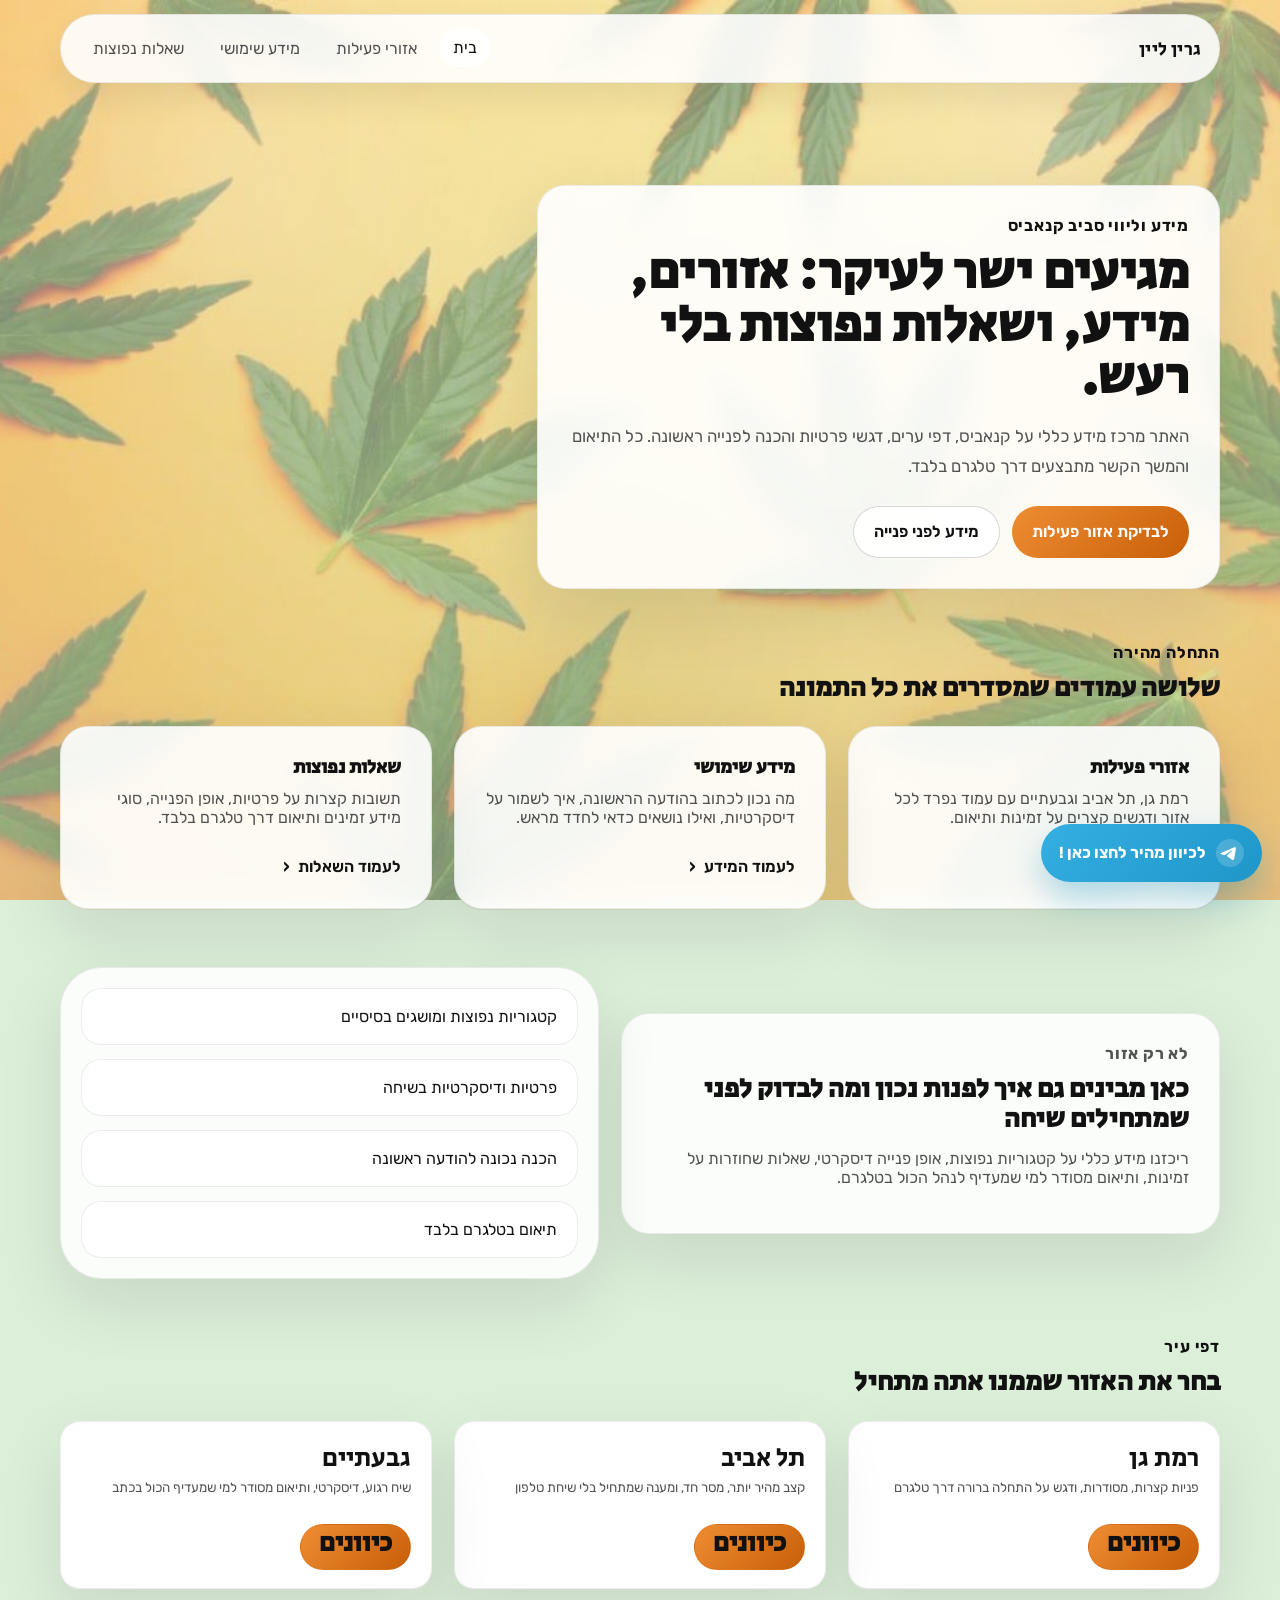
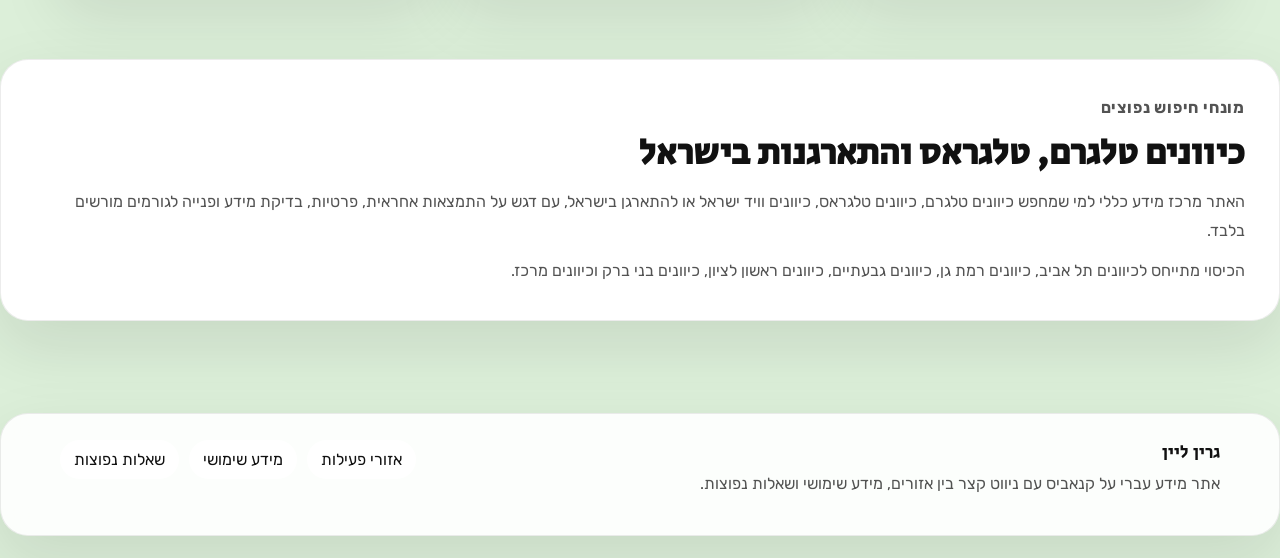
<file: index.html>
<!DOCTYPE html>
<html lang="he" dir="rtl">
<head>
  <meta charset="UTF-8">
  <meta name="viewport" content="width=device-width, initial-scale=1.0">
  <meta name="theme-color" content="#1f6f78">
  <meta name="robots" content="index,follow,max-image-preview:large">
  <title>כיוונים טלגרם וכיוונים מרכז | להתארגן בישראל</title>
  <meta name="description" content="מידע כללי להתמצאות בישראל סביב כיוונים טלגרם, כיוונים טלגראס וכיוונים מרכז, כולל תל אביב, רמת גן, גבעתיים, ראשון לציון ובני ברק.">
  <meta name="keywords" content="כיוונים טלגרם, כיוונים טלגראס, כיוונים וויד ישראל, להתארגן בישראל, כיוונים תל אביב, כיוונים רמת גן, כיוונים גבעתיים, כיוונים ראשון לציון, כיוונים בני ברק, כיוונים מרכז">
  <link rel="canonical" href="https://masach-patuach.example/">
  <meta property="og:type" content="website">
  <meta property="og:locale" content="he_IL">
  <meta property="og:title" content="כיוונים טלגרם וכיוונים מרכז | להתארגן בישראל">
  <meta property="og:description" content="מידע כללי להתמצאות בישראל סביב כיוונים טלגרם, כיוונים טלגראס וכיוונים מרכז, כולל תל אביב, רמת גן, גבעתיים, ראשון לציון ובני ברק.">
  <meta property="og:url" content="https://masach-patuach.example/">
  <meta property="og:site_name" content="גרין ליין">
  <meta property="og:image" content="https://masach-patuach.example/assets/image/weed3.jpg">
  <meta property="og:image:alt" content="מיתוג גרין ליין לשיתוף ברשתות חברתיות">
  <meta name="twitter:card" content="summary_large_image">
  <meta name="twitter:title" content="כיוונים טלגרם וכיוונים מרכז | להתארגן בישראל">
  <meta name="twitter:description" content="מידע כללי להתמצאות בישראל סביב כיוונים טלגרם, כיוונים טלגראס וכיוונים מרכז, כולל תל אביב, רמת גן, גבעתיים, ראשון לציון ובני ברק.">
  <meta name="twitter:image" content="https://masach-patuach.example/assets/image/weed3.jpg">
  <meta name="twitter:image:alt" content="מיתוג גרין ליין לשיתוף ברשתות חברתיות">
  <link rel="icon" href="favicon.svg" type="image/svg+xml">
  <link rel="manifest" href="manifest.json">
  <link rel="preconnect" href="https://fonts.googleapis.com">
  <link rel="preconnect" href="https://fonts.gstatic.com" crossorigin>
  <link href="https://fonts.googleapis.com/css2?family=Rubik:wght@400;500;600;700;800&family=Secular+One&display=swap" rel="stylesheet">
  <link rel="stylesheet" href="assets/css/style.css">
  <script type="application/ld+json">
    {
      "@context": "https://schema.org",
      "@type": "WebSite",
      "name": "גרין ליין",
      "url": "https://masach-patuach.example/",
      "inLanguage": "he-IL",
      "description": "אתר עברי מהיר למידע כללי על קנאביס, עם אזורי פעילות, מידע שימושי ושאלות נפוצות."
    }
  </script>
    <script type="application/ld+json" data-seo-topic-list>
    {
      "@context": "https://schema.org",
      "@type": "ItemList",
      "name": "מונחי כיוונים מרכז והתארגנות בישראל",
      "description": "רשימת נושאים כללית להתמצאות: כיוונים טלגרם, כיוונים טלגראס, כיוונים וויד ישראל, להתארגן בישראל וכיוונים לפי ערי המרכז.",
      "itemListElement": [
        { "@type": "ListItem", "position": 1, "name": "כיוונים טלגרם" },
        { "@type": "ListItem", "position": 2, "name": "כיוונים טלגראס" },
        { "@type": "ListItem", "position": 3, "name": "כיוונים וויד ישראל" },
        { "@type": "ListItem", "position": 4, "name": "להתארגן בישראל" },
        { "@type": "ListItem", "position": 5, "name": "כיוונים תל אביב" },
        { "@type": "ListItem", "position": 6, "name": "כיוונים רמת גן" },
        { "@type": "ListItem", "position": 7, "name": "כיוונים גבעתיים" },
        { "@type": "ListItem", "position": 8, "name": "כיוונים ראשון לציון" },
        { "@type": "ListItem", "position": 9, "name": "כיוונים בני ברק" },
        { "@type": "ListItem", "position": 10, "name": "כיוונים מרכז" }
      ]
    }
    </script>
</head>
<body>
  <div class="page-aura" aria-hidden="true"></div>
  <header class="site-header" data-header>
    <div class="shell nav-shell">
      <a class="brand" href="index.html">גרין ליין</a>
      <button class="menu-toggle" type="button" aria-expanded="false" aria-controls="primary-nav" aria-label="פתיחת תפריט">
        <span></span>
        <span></span>
        <span></span>
      </button>
      <nav class="primary-nav" id="primary-nav">
        <a href="index.html" aria-current="page">בית</a>
        <a href="guides.html">אזורי פעילות</a>
        <a href="info.html">מידע שימושי</a>
        <a href="faq.html">שאלות נפוצות</a>
      </nav>
    </div>
  </header>

  <main>
    <section class="hero-band">
      <div class="shell hero-grid">
        <div class="hero-copy reveal">
          <p class="eyebrow">מידע וליווי סביב קנאביס</p>
          <h1>מגיעים ישר לעיקר: אזורים, מידע, ושאלות נפוצות בלי רעש.</h1>
          <p class="lead">האתר מרכז מידע כללי על קנאביס, דפי ערים, דגשי פרטיות והכנה לפנייה ראשונה. כל התיאום והמשך הקשר מתבצעים דרך טלגרם בלבד.</p>
          <div class="action-row">
            <a class="button solid" href="guides.html">לבדיקת אזור פעילות</a>
            <a class="button ghost" href="info.html">מידע לפני פנייה</a>
          </div>
        </div>
      </div>
    </section>

    <section class="section-shell">
      <div class="shell">
        <div class="section-head reveal">
          <p class="eyebrow">התחלה מהירה</p>
          <h2>שלושה עמודים שמסדרים את כל התמונה</h2>
        </div>
        <div class="tile-grid tile-grid-3">
          <article class="info-tile reveal">
            <h3>אזורי פעילות</h3>
            <p>רמת גן, תל אביב וגבעתיים עם עמוד נפרד לכל אזור ודגשים קצרים על זמינות ותיאום.</p>
            <a class="text-link" href="guides.html">לעמוד האזורים</a>
          </article>
          <article class="info-tile reveal delay-1">
            <h3>מידע שימושי</h3>
            <p>מה נכון לכתוב בהודעה הראשונה, איך לשמור על דיסקרטיות, ואילו נושאים כדאי לחדד מראש.</p>
            <a class="text-link" href="info.html">לעמוד המידע</a>
          </article>
          <article class="info-tile reveal delay-2">
            <h3>שאלות נפוצות</h3>
            <p>תשובות קצרות על פרטיות, אופן הפנייה, סוגי מידע זמינים ותיאום דרך טלגרם בלבד.</p>
            <a class="text-link" href="faq.html">לעמוד השאלות</a>
          </article>
        </div>
      </div>
    </section>

    <section class="section-shell warm-strip">
      <div class="shell split-showcase">
        <div class="showcase-copy reveal">
          <p class="eyebrow">לא רק אזור</p>
          <h2>כאן מבינים גם איך לפנות נכון ומה לבדוק לפני שמתחילים שיחה</h2>
          <p>ריכזנו מידע כללי על קטגוריות נפוצות, אופן פנייה דיסקרטי, שאלות שחוזרות על זמינות, ותיאום מסודר למי שמעדיף לנהל הכול בטלגרם.</p>
        </div>
        <div class="bullet-panel reveal delay-1">
          <a class="mini-note" href="info.html#basic-concepts">קטגוריות נפוצות ומושגים בסיסיים</a>
          <a class="mini-note" href="info.html#privacy-discretion">פרטיות ודיסקרטיות בשיחה</a>
          <a class="mini-note" href="info.html#first-message">הכנה נכונה להודעה ראשונה</a>
          <a class="mini-note" href="info.html#telegram-only">תיאום בטלגרם בלבד</a>
        </div>
      </div>
    </section>

    <section class="section-shell">
      <div class="shell">
        <div class="section-head reveal">
          <p class="eyebrow">דפי עיר</p>
          <h2>בחר את האזור שממנו אתה מתחיל</h2>
        </div>
        <div class="city-grid city-grid-featured">
          <a class="city-card reveal" href="ramat-gan.html">
            <div>
              <span>רמת גן</span>
              <small>פניות קצרות, מסודרות, ודגש על התחלה ברורה דרך טלגרם</small>
            </div>
            <span class="city-card-action">כיוונים</span>
          </a>
          <a class="city-card reveal delay-1" href="tel-aviv.html">
            <div>
              <span>תל אביב</span>
              <small>קצב מהיר יותר, מסר חד, ומענה שמתחיל בלי שיחת טלפון</small>
            </div>
            <span class="city-card-action">כיוונים</span>
          </a>
          <a class="city-card reveal delay-2" href="givatayim.html">
            <div>
              <span>גבעתיים</span>
              <small>שיח רגוע, דיסקרטי, ותיאום מסודר למי שמעדיף הכול בכתב</small>
            </div>
            <span class="city-card-action">כיוונים</span>
          </a>
        </div>
      </div>
    </section>
    <section class="seo-context" aria-labelledby="seo-context-title">
      <div class="container seo-context-card reveal">
        <p class="eyebrow">מונחי חיפוש נפוצים</p>
        <h2 id="seo-context-title">כיוונים טלגרם, טלגראס והתארגנות בישראל</h2>
        <p>האתר מרכז מידע כללי למי שמחפש כיוונים טלגרם, כיוונים טלגראס, כיוונים וויד ישראל או להתארגן בישראל, עם דגש על התמצאות אחראית, פרטיות, בדיקת מידע ופנייה לגורמים מורשים בלבד.</p>
        <p>הכיסוי מתייחס לכיוונים תל אביב, כיוונים רמת גן, כיוונים גבעתיים, כיוונים ראשון לציון, כיוונים בני ברק וכיוונים מרכז.</p>
      </div>
    </section>
  </main>

  <footer class="site-footer">
    <div class="shell footer-shell">
      <div>
        <p class="footer-brand">גרין ליין</p>
        <p class="footer-copy">אתר מידע עברי על קנאביס עם ניווט קצר בין אזורים, מידע שימושי ושאלות נפוצות.</p>
      </div>
      <div class="footer-links">
        <a href="guides.html">אזורי פעילות</a>
        <a href="info.html">מידע שימושי</a>
        <a href="faq.html">שאלות נפוצות</a>
      </div>
    </div>
  </footer>

  <script src="assets/js/main.js" defer></script>
  <script src="assets/js/telegram-button.js" defer></script>
</body>
</html>
</file>
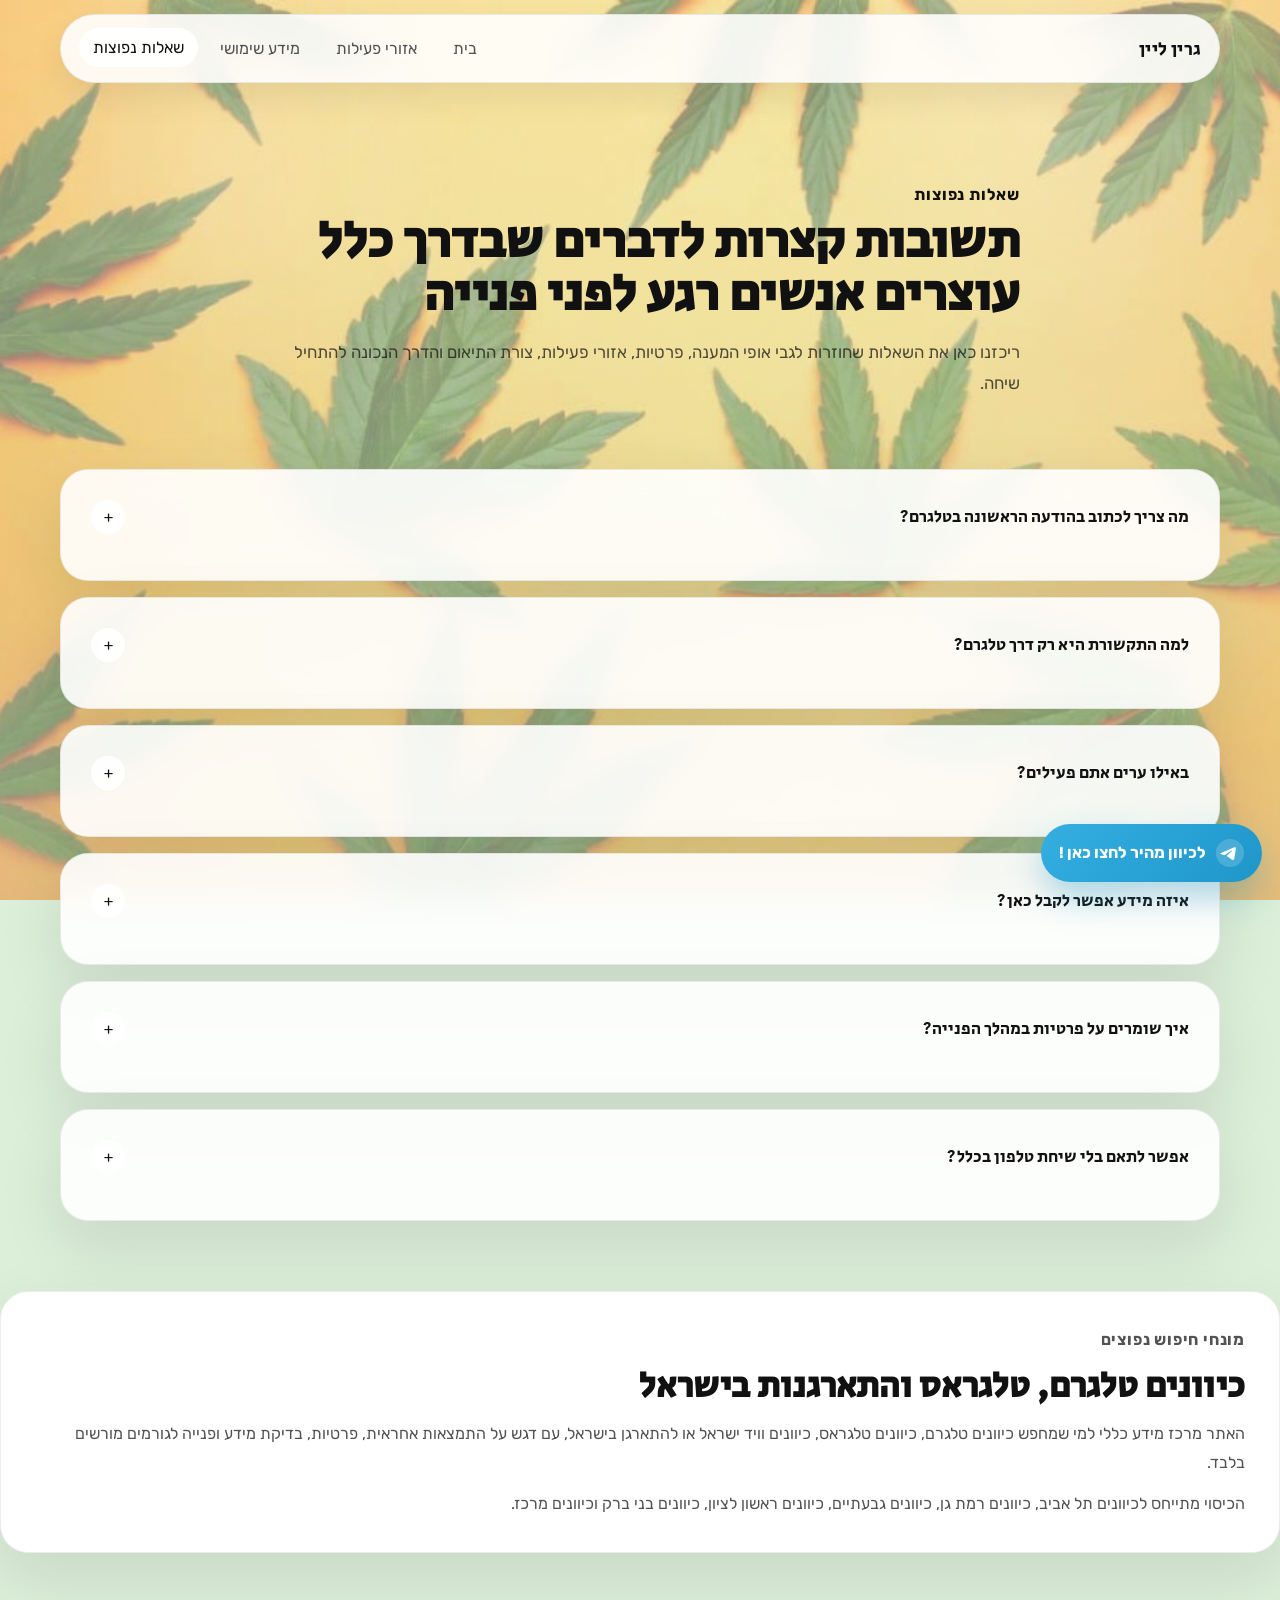
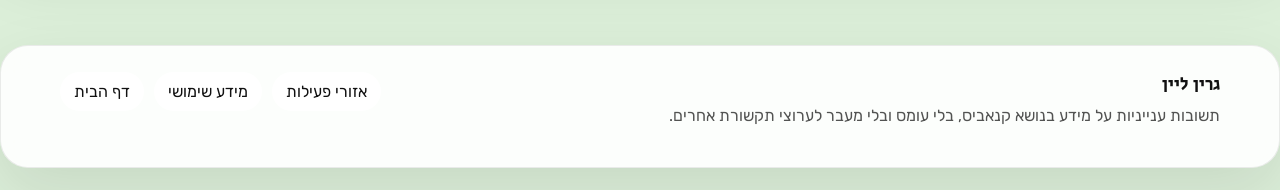
<file: faq.html>
<!DOCTYPE html>
<html lang="he" dir="rtl">
<head>
  <meta charset="UTF-8">
  <meta name="viewport" content="width=device-width, initial-scale=1.0">
  <meta name="theme-color" content="#1f6f78">
  <meta name="robots" content="index,follow,max-image-preview:large">
  <title>שאלות נפוצות | כיוונים טלגרם, טלגראס וכיוונים מרכז</title>
  <meta name="description" content="שאלות נפוצות על כיוונים טלגרם, כיוונים טלגראס, כיוונים וויד ישראל, להתארגן בישראל וכיוונים מרכז במידע כללי בלבד.">
  <meta name="keywords" content="כיוונים טלגרם, כיוונים טלגראס, כיוונים וויד ישראל, להתארגן בישראל, כיוונים תל אביב, כיוונים רמת גן, כיוונים גבעתיים, כיוונים ראשון לציון, כיוונים בני ברק, כיוונים מרכז">
  <link rel="canonical" href="https://masach-patuach.example/faq.html">
  <meta property="og:type" content="article">
  <meta property="og:locale" content="he_IL">
  <meta property="og:title" content="שאלות נפוצות | כיוונים טלגרם, טלגראס וכיוונים מרכז">
  <meta property="og:description" content="שאלות נפוצות על כיוונים טלגרם, כיוונים טלגראס, כיוונים וויד ישראל, להתארגן בישראל וכיוונים מרכז במידע כללי בלבד.">
  <meta property="og:url" content="https://masach-patuach.example/faq.html">
  <meta property="og:site_name" content="גרין ליין">
  <meta property="og:image" content="https://masach-patuach.example/assets/image/weed3.jpg">
  <meta property="og:image:alt" content="עמוד השאלות הנפוצות של גרין ליין לשיתוף ברשתות חברתיות">
  <meta name="twitter:card" content="summary_large_image">
  <meta name="twitter:title" content="שאלות נפוצות | כיוונים טלגרם, טלגראס וכיוונים מרכז">
  <meta name="twitter:description" content="שאלות נפוצות על כיוונים טלגרם, כיוונים טלגראס, כיוונים וויד ישראל, להתארגן בישראל וכיוונים מרכז במידע כללי בלבד.">
  <meta name="twitter:image" content="https://masach-patuach.example/assets/image/weed3.jpg">
  <meta name="twitter:image:alt" content="עמוד השאלות הנפוצות של גרין ליין לשיתוף ברשתות חברתיות">
  <link rel="icon" href="favicon.svg" type="image/svg+xml">
  <link rel="manifest" href="manifest.json">
  <link rel="preconnect" href="https://fonts.googleapis.com">
  <link rel="preconnect" href="https://fonts.gstatic.com" crossorigin>
  <link href="https://fonts.googleapis.com/css2?family=Rubik:wght@400;500;600;700;800&family=Secular+One&display=swap" rel="stylesheet">
  <link rel="stylesheet" href="assets/css/style.css">
  <script type="application/ld+json">
    {
      "@context": "https://schema.org",
      "@type": "FAQPage",
      "name": "שאלות נפוצות | גרין ליין",
      "url": "https://masach-patuach.example/faq.html",
      "inLanguage": "he-IL",
      "description": "שאלות נפוצות על מידע בנושא קנאביס: אופן הפנייה, פרטיות, ערים פעילות ותיאום דרך טלגרם בלבד."
    }
  </script>
    <script type="application/ld+json" data-seo-topic-list>
    {
      "@context": "https://schema.org",
      "@type": "ItemList",
      "name": "מונחי כיוונים מרכז והתארגנות בישראל",
      "description": "רשימת נושאים כללית להתמצאות: כיוונים טלגרם, כיוונים טלגראס, כיוונים וויד ישראל, להתארגן בישראל וכיוונים לפי ערי המרכז.",
      "itemListElement": [
        { "@type": "ListItem", "position": 1, "name": "כיוונים טלגרם" },
        { "@type": "ListItem", "position": 2, "name": "כיוונים טלגראס" },
        { "@type": "ListItem", "position": 3, "name": "כיוונים וויד ישראל" },
        { "@type": "ListItem", "position": 4, "name": "להתארגן בישראל" },
        { "@type": "ListItem", "position": 5, "name": "כיוונים תל אביב" },
        { "@type": "ListItem", "position": 6, "name": "כיוונים רמת גן" },
        { "@type": "ListItem", "position": 7, "name": "כיוונים גבעתיים" },
        { "@type": "ListItem", "position": 8, "name": "כיוונים ראשון לציון" },
        { "@type": "ListItem", "position": 9, "name": "כיוונים בני ברק" },
        { "@type": "ListItem", "position": 10, "name": "כיוונים מרכז" }
      ]
    }
    </script>
</head>
<body>
  <div class="page-aura" aria-hidden="true"></div>
  <header class="site-header" data-header>
    <div class="shell nav-shell">
      <a class="brand" href="index.html">גרין ליין</a>
      <button class="menu-toggle" type="button" aria-expanded="false" aria-controls="primary-nav" aria-label="פתיחת תפריט">
        <span></span>
        <span></span>
        <span></span>
      </button>
      <nav class="primary-nav" id="primary-nav">
        <a href="index.html">בית</a>
        <a href="guides.html">אזורי פעילות</a>
        <a href="info.html">מידע שימושי</a>
        <a href="faq.html" aria-current="page">שאלות נפוצות</a>
      </nav>
    </div>
  </header>

  <main>
    <section class="page-hero">
      <div class="shell narrow reveal">
        <p class="eyebrow">שאלות נפוצות</p>
        <h1>תשובות קצרות לדברים שבדרך כלל עוצרים אנשים רגע לפני פנייה</h1>
        <p class="lead">ריכזנו כאן את השאלות שחוזרות לגבי אופי המענה, פרטיות, אזורי פעילות, צורת התיאום והדרך הנכונה להתחיל שיחה.</p>
      </div>
    </section>

    <section class="section-shell">
      <div class="shell faq-stack">
        <article class="faq-item reveal">
          <button class="faq-toggle" type="button" aria-expanded="false">
            <span>מה צריך לכתוב בהודעה הראשונה בטלגרם?</span>
            <span class="faq-mark">+</span>
          </button>
          <div class="faq-body">
            <p>מספיק לכתוב מאיזו עיר פונים, אם מדובר בשאלה כללית או בתיאום, ומה הנושא המרכזי שמעניין אותך. לא צריך לפרט יותר ממה שנוח.</p>
          </div>
        </article>

        <article class="faq-item reveal delay-1">
          <button class="faq-toggle" type="button" aria-expanded="false">
            <span>למה התקשורת היא רק דרך טלגרם?</span>
            <span class="faq-mark">+</span>
          </button>
          <div class="faq-body">
            <p>כי כך הכול נשאר מסודר, כתוב, ונוח לחזור אליו אחר כך. זה גם מאפשר לשמור על שיחה קצרה וברורה בלי לעבור לשיחת טלפון.</p>
          </div>
        </article>

        <article class="faq-item reveal delay-2">
          <button class="faq-toggle" type="button" aria-expanded="false">
            <span>באילו ערים אתם פעילים?</span>
            <span class="faq-mark">+</span>
          </button>
          <div class="faq-body">
            <p>כרגע האתר מרכז מידע ודפי פעילות עבור רמת גן, תל אביב וגבעתיים.</p>
          </div>
        </article>

        <article class="faq-item reveal">
          <button class="faq-toggle" type="button" aria-expanded="false">
            <span>איזה מידע אפשר לקבל כאן?</span>
            <span class="faq-mark">+</span>
          </button>
          <div class="faq-body">
            <p>מידע כללי, הכוונה ראשונית, דגשי פרטיות, התמצאות בין דפי הערים, וסדר נכון לפנייה הראשונה דרך טלגרם.</p>
          </div>
        </article>

        <article class="faq-item reveal delay-1">
          <button class="faq-toggle" type="button" aria-expanded="false">
            <span>איך שומרים על פרטיות במהלך הפנייה?</span>
            <span class="faq-mark">+</span>
          </button>
          <div class="faq-body">
            <p>כותבים רק מה שנחוץ כדי להתחיל, בלי לשלוח פרטים שלא צריך. היתרון של טלגרם הוא שאפשר לנהל את הקצב ואת רמת החשיפה של המידע.</p>
          </div>
        </article>

        <article class="faq-item reveal delay-2">
          <button class="faq-toggle" type="button" aria-expanded="false">
            <span>אפשר לתאם בלי שיחת טלפון בכלל?</span>
            <span class="faq-mark">+</span>
          </button>
          <div class="faq-body">
            <p>כן. זה בדיוק מבנה האתר: מידע מקדים, דפי אזור, ותיאום שמנוהל בטלגרם בלבד.</p>
          </div>
        </article>
      </div>
    </section>
    <section class="seo-context" aria-labelledby="seo-context-title">
      <div class="container seo-context-card reveal">
        <p class="eyebrow">מונחי חיפוש נפוצים</p>
        <h2 id="seo-context-title">כיוונים טלגרם, טלגראס והתארגנות בישראל</h2>
        <p>האתר מרכז מידע כללי למי שמחפש כיוונים טלגרם, כיוונים טלגראס, כיוונים וויד ישראל או להתארגן בישראל, עם דגש על התמצאות אחראית, פרטיות, בדיקת מידע ופנייה לגורמים מורשים בלבד.</p>
        <p>הכיסוי מתייחס לכיוונים תל אביב, כיוונים רמת גן, כיוונים גבעתיים, כיוונים ראשון לציון, כיוונים בני ברק וכיוונים מרכז.</p>
      </div>
    </section>
  </main>

  <footer class="site-footer">
    <div class="shell footer-shell">
      <div>
        <p class="footer-brand">גרין ליין</p>
        <p class="footer-copy">תשובות ענייניות על מידע בנושא קנאביס, בלי עומס ובלי מעבר לערוצי תקשורת אחרים.</p>
      </div>
      <div class="footer-links">
        <a href="guides.html">אזורי פעילות</a>
        <a href="info.html">מידע שימושי</a>
        <a href="index.html">דף הבית</a>
      </div>
    </div>
  </footer>

  <script src="assets/js/main.js" defer></script>
  <script src="assets/js/telegram-button.js" defer></script>
</body>
</html>
</file>
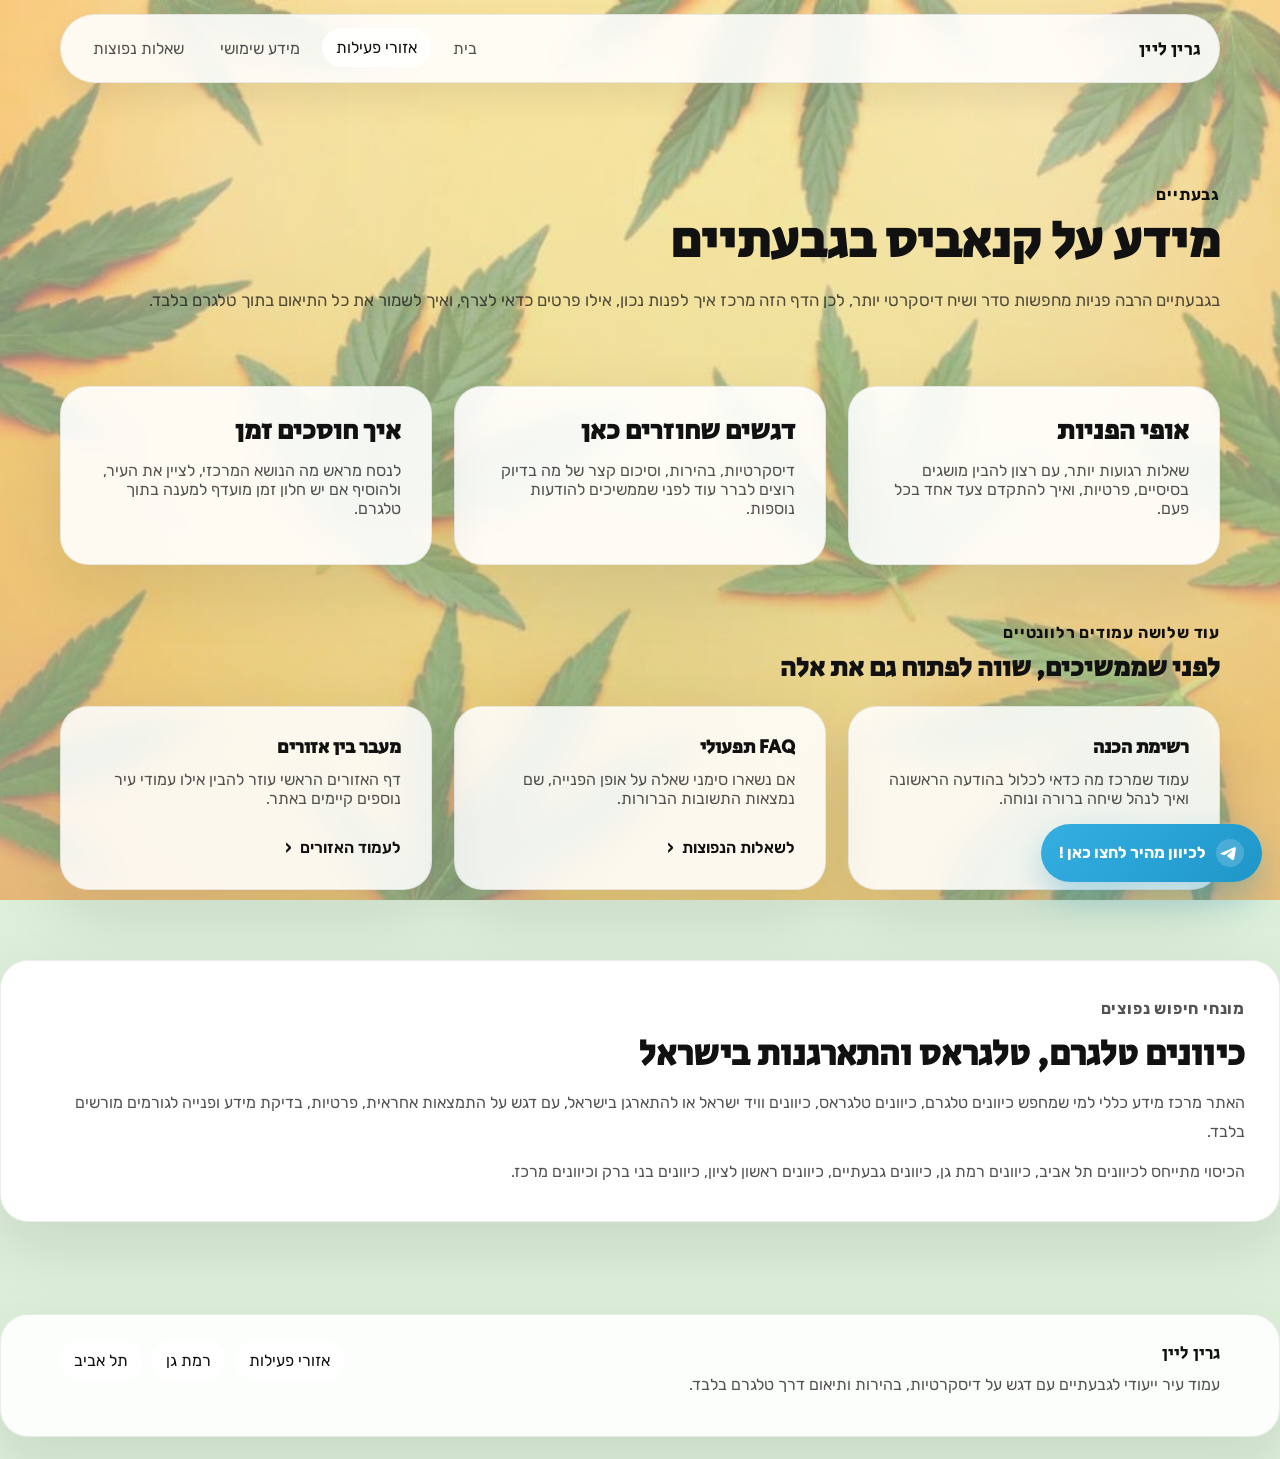
<file: givatayim.html>
<!DOCTYPE html>
<html lang="he" dir="rtl">
<head>
  <meta charset="UTF-8">
  <meta name="viewport" content="width=device-width, initial-scale=1.0">
  <meta name="theme-color" content="#1f6f78">
  <meta name="robots" content="index,follow,max-image-preview:large">
  <title>כיוונים גבעתיים | טלגרם, טלגראס והתארגנות בישראל</title>
  <meta name="description" content="כיוונים גבעתיים במידע כללי: התארגנות בישראל, פרטיות, בדיקת מקורות והקשר לכיוונים מרכז, טלגרם וטלגראס.">
  <meta name="keywords" content="כיוונים טלגרם, כיוונים טלגראס, כיוונים וויד ישראל, להתארגן בישראל, כיוונים תל אביב, כיוונים רמת גן, כיוונים גבעתיים, כיוונים ראשון לציון, כיוונים בני ברק, כיוונים מרכז">
  <link rel="canonical" href="https://masach-patuach.example/givatayim.html">
  <meta property="og:type" content="article">
  <meta property="og:locale" content="he_IL">
  <meta property="og:title" content="כיוונים גבעתיים | טלגרם, טלגראס והתארגנות בישראל">
  <meta property="og:description" content="כיוונים גבעתיים במידע כללי: התארגנות בישראל, פרטיות, בדיקת מקורות והקשר לכיוונים מרכז, טלגרם וטלגראס.">
  <meta property="og:url" content="https://masach-patuach.example/givatayim.html">
  <meta property="og:site_name" content="גרין ליין">
  <meta property="og:image" content="https://masach-patuach.example/assets/image/weed3.jpg">
  <meta property="og:image:alt" content="עמוד גבעתיים של גרין ליין לשיתוף ברשתות חברתיות">
  <meta name="twitter:card" content="summary_large_image">
  <meta name="twitter:title" content="כיוונים גבעתיים | טלגרם, טלגראס והתארגנות בישראל">
  <meta name="twitter:description" content="כיוונים גבעתיים במידע כללי: התארגנות בישראל, פרטיות, בדיקת מקורות והקשר לכיוונים מרכז, טלגרם וטלגראס.">
  <meta name="twitter:image" content="https://masach-patuach.example/assets/image/weed3.jpg">
  <meta name="twitter:image:alt" content="עמוד גבעתיים של גרין ליין לשיתוף ברשתות חברתיות">
  <link rel="icon" href="favicon.svg" type="image/svg+xml">
  <link rel="manifest" href="manifest.json">
  <link rel="preconnect" href="https://fonts.googleapis.com">
  <link rel="preconnect" href="https://fonts.gstatic.com" crossorigin>
  <link href="https://fonts.googleapis.com/css2?family=Rubik:wght@400;500;600;700;800&family=Secular+One&display=swap" rel="stylesheet">
  <link rel="stylesheet" href="assets/css/style.css">
  <script type="application/ld+json">
    {
      "@context": "https://schema.org",
      "@type": "WebPage",
      "name": "מידע על קנאביס בגבעתיים | גרין ליין",
      "url": "https://masach-patuach.example/givatayim.html",
      "inLanguage": "he-IL",
      "description": "עמוד גבעתיים של גרין ליין: מידע כללי על קנאביס, דגשי דיסקרטיות ותיאום מסודר בטלגרם בלבד."
    }
  </script>
    <script type="application/ld+json" data-seo-topic-list>
    {
      "@context": "https://schema.org",
      "@type": "ItemList",
      "name": "מונחי כיוונים מרכז והתארגנות בישראל",
      "description": "רשימת נושאים כללית להתמצאות: כיוונים טלגרם, כיוונים טלגראס, כיוונים וויד ישראל, להתארגן בישראל וכיוונים לפי ערי המרכז.",
      "itemListElement": [
        { "@type": "ListItem", "position": 1, "name": "כיוונים טלגרם" },
        { "@type": "ListItem", "position": 2, "name": "כיוונים טלגראס" },
        { "@type": "ListItem", "position": 3, "name": "כיוונים וויד ישראל" },
        { "@type": "ListItem", "position": 4, "name": "להתארגן בישראל" },
        { "@type": "ListItem", "position": 5, "name": "כיוונים תל אביב" },
        { "@type": "ListItem", "position": 6, "name": "כיוונים רמת גן" },
        { "@type": "ListItem", "position": 7, "name": "כיוונים גבעתיים" },
        { "@type": "ListItem", "position": 8, "name": "כיוונים ראשון לציון" },
        { "@type": "ListItem", "position": 9, "name": "כיוונים בני ברק" },
        { "@type": "ListItem", "position": 10, "name": "כיוונים מרכז" }
      ]
    }
    </script>
</head>
<body>
  <div class="page-aura" aria-hidden="true"></div>
  <header class="site-header" data-header>
    <div class="shell nav-shell">
      <a class="brand" href="index.html">גרין ליין</a>
      <button class="menu-toggle" type="button" aria-expanded="false" aria-controls="primary-nav" aria-label="פתיחת תפריט">
        <span></span>
        <span></span>
        <span></span>
      </button>
      <nav class="primary-nav" id="primary-nav">
        <a href="index.html">בית</a>
        <a href="guides.html" aria-current="page">אזורי פעילות</a>
        <a href="info.html">מידע שימושי</a>
        <a href="faq.html">שאלות נפוצות</a>
      </nav>
    </div>
  </header>

  <main>
    <section class="page-hero city-hero">
      <div class="shell reveal">
        <p class="eyebrow">גבעתיים</p>
        <h1>מידע על קנאביס בגבעתיים</h1>
        <p class="lead">בגבעתיים הרבה פניות מחפשות סדר ושיח דיסקרטי יותר, לכן הדף הזה מרכז איך לפנות נכון, אילו פרטים כדאי לצרף, ואיך לשמור את כל התיאום בתוך טלגרם בלבד.</p>
      </div>
    </section>

    <section class="section-shell">
      <div class="shell tile-grid tile-grid-3 compact-grid">
        <article class="info-tile reveal">
          <h2>אופי הפניות</h2>
          <p>שאלות רגועות יותר, עם רצון להבין מושגים בסיסיים, פרטיות, ואיך להתקדם צעד אחד בכל פעם.</p>
        </article>
        <article class="info-tile reveal delay-1">
          <h2>דגשים שחוזרים כאן</h2>
          <p>דיסקרטיות, בהירות, וסיכום קצר של מה בדיוק רוצים לברר עוד לפני שממשיכים להודעות נוספות.</p>
        </article>
        <article class="info-tile reveal delay-2">
          <h2>איך חוסכים זמן</h2>
          <p>לנסח מראש מה הנושא המרכזי, לציין את העיר, ולהוסיף אם יש חלון זמן מועדף למענה בתוך טלגרם.</p>
        </article>
      </div>
    </section>

    <section class="section-shell warm-strip">
      <div class="shell">
        <div class="section-head reveal">
          <p class="eyebrow">עוד שלושה עמודים רלוונטיים</p>
          <h2>לפני שממשיכים, שווה לפתוח גם את אלה</h2>
        </div>
        <div class="tile-grid tile-grid-3 compact-grid">
          <article class="info-tile reveal">
            <h3>רשימת הכנה</h3>
            <p>עמוד שמרכז מה כדאי לכלול בהודעה הראשונה ואיך לנהל שיחה ברורה ונוחה.</p>
            <a class="text-link" href="info.html">לרשימת ההכנה</a>
          </article>
          <article class="info-tile reveal delay-1">
            <h3>FAQ תפעולי</h3>
            <p>אם נשארו סימני שאלה על אופן הפנייה, שם נמצאות התשובות הברורות.</p>
            <a class="text-link" href="faq.html">לשאלות הנפוצות</a>
          </article>
          <article class="info-tile reveal delay-2">
            <h3>מעבר בין אזורים</h3>
            <p>דף האזורים הראשי עוזר להבין אילו עמודי עיר נוספים קיימים באתר.</p>
            <a class="text-link" href="guides.html">לעמוד האזורים</a>
          </article>
        </div>
      </div>
    </section>
    <section class="seo-context" aria-labelledby="seo-context-title">
      <div class="container seo-context-card reveal">
        <p class="eyebrow">מונחי חיפוש נפוצים</p>
        <h2 id="seo-context-title">כיוונים טלגרם, טלגראס והתארגנות בישראל</h2>
        <p>האתר מרכז מידע כללי למי שמחפש כיוונים טלגרם, כיוונים טלגראס, כיוונים וויד ישראל או להתארגן בישראל, עם דגש על התמצאות אחראית, פרטיות, בדיקת מידע ופנייה לגורמים מורשים בלבד.</p>
        <p>הכיסוי מתייחס לכיוונים תל אביב, כיוונים רמת גן, כיוונים גבעתיים, כיוונים ראשון לציון, כיוונים בני ברק וכיוונים מרכז.</p>
      </div>
    </section>
  </main>

  <footer class="site-footer">
    <div class="shell footer-shell">
      <div>
        <p class="footer-brand">גרין ליין</p>
        <p class="footer-copy">עמוד עיר ייעודי לגבעתיים עם דגש על דיסקרטיות, בהירות ותיאום דרך טלגרם בלבד.</p>
      </div>
      <div class="footer-links">
        <a href="guides.html">אזורי פעילות</a>
        <a href="ramat-gan.html">רמת גן</a>
        <a href="tel-aviv.html">תל אביב</a>
      </div>
    </div>
  </footer>

  <script src="assets/js/main.js" defer></script>
  <script src="assets/js/telegram-button.js" defer></script>
</body>
</html>
</file>
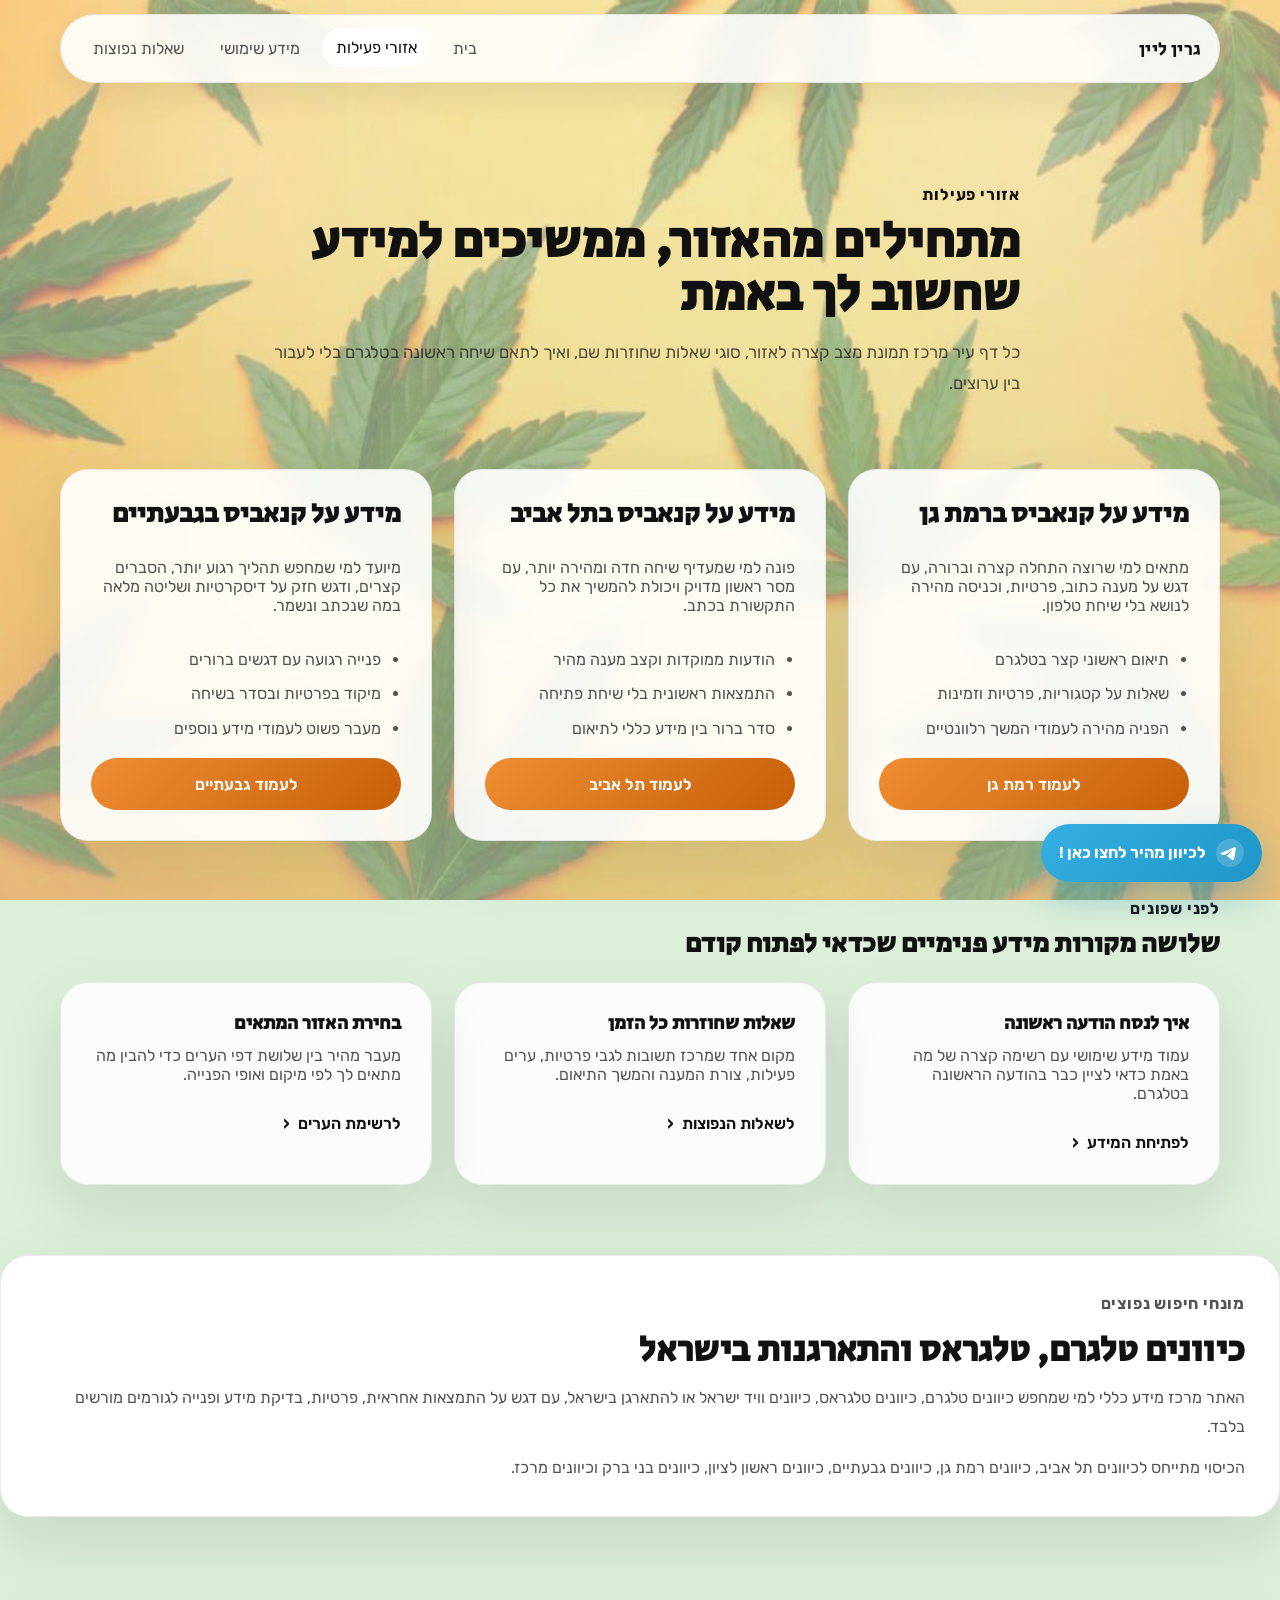
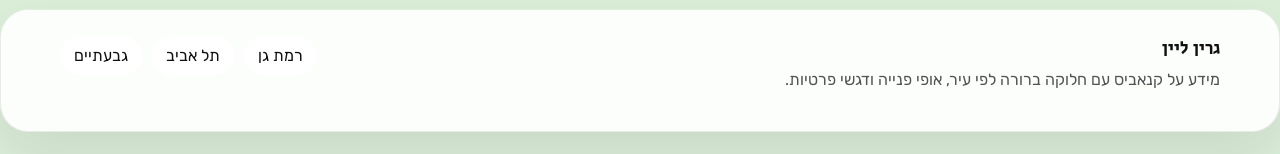
<file: guides.html>
<!DOCTYPE html>
<html lang="he" dir="rtl">
<head>
  <meta charset="UTF-8">
  <meta name="viewport" content="width=device-width, initial-scale=1.0">
  <meta name="theme-color" content="#1f6f78">
  <meta name="robots" content="index,follow,max-image-preview:large">
  <title>כיוונים מרכז | תל אביב, רמת גן, גבעתיים, ראשון לציון ובני ברק</title>
  <meta name="description" content="עמוד כיוונים מרכז עם מידע כללי לפי ערים: כיוונים תל אביב, רמת גן, גבעתיים, ראשון לציון ובני ברק, לצד דגשי פרטיות ובדיקת מידע.">
  <meta name="keywords" content="כיוונים טלגרם, כיוונים טלגראס, כיוונים וויד ישראל, להתארגן בישראל, כיוונים תל אביב, כיוונים רמת גן, כיוונים גבעתיים, כיוונים ראשון לציון, כיוונים בני ברק, כיוונים מרכז">
  <link rel="canonical" href="https://masach-patuach.example/guides.html">
  <meta property="og:type" content="article">
  <meta property="og:locale" content="he_IL">
  <meta property="og:title" content="כיוונים מרכז | תל אביב, רמת גן, גבעתיים, ראשון לציון ובני ברק">
  <meta property="og:description" content="עמוד כיוונים מרכז עם מידע כללי לפי ערים: כיוונים תל אביב, רמת גן, גבעתיים, ראשון לציון ובני ברק, לצד דגשי פרטיות ובדיקת מידע.">
  <meta property="og:url" content="https://masach-patuach.example/guides.html">
  <meta property="og:site_name" content="גרין ליין">
  <meta property="og:image" content="https://masach-patuach.example/assets/image/weed3.jpg">
  <meta property="og:image:alt" content="עמוד אזורי הפעילות של גרין ליין לשיתוף ברשתות חברתיות">
  <meta name="twitter:card" content="summary_large_image">
  <meta name="twitter:title" content="כיוונים מרכז | תל אביב, רמת גן, גבעתיים, ראשון לציון ובני ברק">
  <meta name="twitter:description" content="עמוד כיוונים מרכז עם מידע כללי לפי ערים: כיוונים תל אביב, רמת גן, גבעתיים, ראשון לציון ובני ברק, לצד דגשי פרטיות ובדיקת מידע.">
  <meta name="twitter:image" content="https://masach-patuach.example/assets/image/weed3.jpg">
  <meta name="twitter:image:alt" content="עמוד אזורי הפעילות של גרין ליין לשיתוף ברשתות חברתיות">
  <link rel="icon" href="favicon.svg" type="image/svg+xml">
  <link rel="manifest" href="manifest.json">
  <link rel="preconnect" href="https://fonts.googleapis.com">
  <link rel="preconnect" href="https://fonts.gstatic.com" crossorigin>
  <link href="https://fonts.googleapis.com/css2?family=Rubik:wght@400;500;600;700;800&family=Secular+One&display=swap" rel="stylesheet">
  <link rel="stylesheet" href="assets/css/style.css">
  <script type="application/ld+json">
    {
      "@context": "https://schema.org",
      "@type": "WebPage",
      "name": "אזורי פעילות | גרין ליין",
      "url": "https://masach-patuach.example/guides.html",
      "inLanguage": "he-IL",
      "description": "אזורי הפעילות של גרין ליין: רמת גן, תל אביב וגבעתיים עם דפי עיר, דגשי פרטיות ומידע תפעולי מסודר."
    }
  </script>
    <script type="application/ld+json" data-seo-topic-list>
    {
      "@context": "https://schema.org",
      "@type": "ItemList",
      "name": "מונחי כיוונים מרכז והתארגנות בישראל",
      "description": "רשימת נושאים כללית להתמצאות: כיוונים טלגרם, כיוונים טלגראס, כיוונים וויד ישראל, להתארגן בישראל וכיוונים לפי ערי המרכז.",
      "itemListElement": [
        { "@type": "ListItem", "position": 1, "name": "כיוונים טלגרם" },
        { "@type": "ListItem", "position": 2, "name": "כיוונים טלגראס" },
        { "@type": "ListItem", "position": 3, "name": "כיוונים וויד ישראל" },
        { "@type": "ListItem", "position": 4, "name": "להתארגן בישראל" },
        { "@type": "ListItem", "position": 5, "name": "כיוונים תל אביב" },
        { "@type": "ListItem", "position": 6, "name": "כיוונים רמת גן" },
        { "@type": "ListItem", "position": 7, "name": "כיוונים גבעתיים" },
        { "@type": "ListItem", "position": 8, "name": "כיוונים ראשון לציון" },
        { "@type": "ListItem", "position": 9, "name": "כיוונים בני ברק" },
        { "@type": "ListItem", "position": 10, "name": "כיוונים מרכז" }
      ]
    }
    </script>
</head>
<body>
  <div class="page-aura" aria-hidden="true"></div>
  <header class="site-header" data-header>
    <div class="shell nav-shell">
      <a class="brand" href="index.html">גרין ליין</a>
      <button class="menu-toggle" type="button" aria-expanded="false" aria-controls="primary-nav" aria-label="פתיחת תפריט">
        <span></span>
        <span></span>
        <span></span>
      </button>
      <nav class="primary-nav" id="primary-nav">
        <a href="index.html">בית</a>
        <a href="guides.html" aria-current="page">אזורי פעילות</a>
        <a href="info.html">מידע שימושי</a>
        <a href="faq.html">שאלות נפוצות</a>
      </nav>
    </div>
  </header>

  <main>
    <section class="page-hero">
      <div class="shell narrow reveal">
        <p class="eyebrow">אזורי פעילות</p>
        <h1>מתחילים מהאזור, ממשיכים למידע שחשוב לך באמת</h1>
        <p class="lead">כל דף עיר מרכז תמונת מצב קצרה לאזור, סוגי שאלות שחוזרות שם, ואיך לתאם שיחה ראשונה בטלגרם בלי לעבור בין ערוצים.</p>
      </div>
    </section>

    <section class="section-shell">
      <div class="shell">
        <div class="city-grid city-grid-service">
          <article class="service-card reveal">
            <h2>מידע על קנאביס ברמת גן</h2>
            <p class="service-copy">מתאים למי שרוצה התחלה קצרה וברורה, עם דגש על מענה כתוב, פרטיות, וכניסה מהירה לנושא בלי שיחת טלפון.</p>
            <ul class="service-points">
              <li>תיאום ראשוני קצר בטלגרם</li>
              <li>שאלות על קטגוריות, פרטיות וזמינות</li>
              <li>הפניה מהירה לעמודי המשך רלוונטיים</li>
            </ul>
            <a class="button solid" href="ramat-gan.html">לעמוד רמת גן</a>
          </article>

          <article class="service-card reveal delay-1">
            <h2>מידע על קנאביס בתל אביב</h2>
            <p class="service-copy">פונה למי שמעדיף שיחה חדה ומהירה יותר, עם מסר ראשון מדויק ויכולת להמשיך את כל התקשורת בכתב.</p>
            <ul class="service-points">
              <li>הודעות ממוקדות וקצב מענה מהיר</li>
              <li>התמצאות ראשונית בלי שיחת פתיחה</li>
              <li>סדר ברור בין מידע כללי לתיאום</li>
            </ul>
            <a class="button solid" href="tel-aviv.html">לעמוד תל אביב</a>
          </article>

          <article class="service-card reveal delay-2">
            <h2>מידע על קנאביס בגבעתיים</h2>
            <p class="service-copy">מיועד למי שמחפש תהליך רגוע יותר, הסברים קצרים, ודגש חזק על דיסקרטיות ושליטה מלאה במה שנכתב ונשמר.</p>
            <ul class="service-points">
              <li>פנייה רגועה עם דגשים ברורים</li>
              <li>מיקוד בפרטיות ובסדר בשיחה</li>
              <li>מעבר פשוט לעמודי מידע נוספים</li>
            </ul>
            <a class="button solid" href="givatayim.html">לעמוד גבעתיים</a>
          </article>
        </div>
      </div>
    </section>

    <section class="section-shell warm-strip">
      <div class="shell">
        <div class="section-head reveal">
          <p class="eyebrow">לפני שפונים</p>
          <h2>שלושה מקורות מידע פנימיים שכדאי לפתוח קודם</h2>
        </div>
        <div class="tile-grid tile-grid-3 compact-grid">
          <article class="info-tile reveal">
            <h3>איך לנסח הודעה ראשונה</h3>
            <p>עמוד מידע שימושי עם רשימה קצרה של מה באמת כדאי לציין כבר בהודעה הראשונה בטלגרם.</p>
            <a class="text-link" href="info.html">לפתיחת המידע</a>
          </article>
          <article class="info-tile reveal delay-1">
            <h3>שאלות שחוזרות כל הזמן</h3>
            <p>מקום אחד שמרכז תשובות לגבי פרטיות, ערים פעילות, צורת המענה והמשך התיאום.</p>
            <a class="text-link" href="faq.html">לשאלות הנפוצות</a>
          </article>
          <article class="info-tile reveal delay-2">
            <h3>בחירת האזור המתאים</h3>
            <p>מעבר מהיר בין שלושת דפי הערים כדי להבין מה מתאים לך לפי מיקום ואופי הפנייה.</p>
            <a class="text-link" href="guides.html">לרשימת הערים</a>
          </article>
        </div>
      </div>
    </section>
    <section class="seo-context" aria-labelledby="seo-context-title">
      <div class="container seo-context-card reveal">
        <p class="eyebrow">מונחי חיפוש נפוצים</p>
        <h2 id="seo-context-title">כיוונים טלגרם, טלגראס והתארגנות בישראל</h2>
        <p>האתר מרכז מידע כללי למי שמחפש כיוונים טלגרם, כיוונים טלגראס, כיוונים וויד ישראל או להתארגן בישראל, עם דגש על התמצאות אחראית, פרטיות, בדיקת מידע ופנייה לגורמים מורשים בלבד.</p>
        <p>הכיסוי מתייחס לכיוונים תל אביב, כיוונים רמת גן, כיוונים גבעתיים, כיוונים ראשון לציון, כיוונים בני ברק וכיוונים מרכז.</p>
      </div>
    </section>
  </main>

  <footer class="site-footer">
    <div class="shell footer-shell">
      <div>
        <p class="footer-brand">גרין ליין</p>
        <p class="footer-copy">מידע על קנאביס עם חלוקה ברורה לפי עיר, אופי פנייה ודגשי פרטיות.</p>
      </div>
      <div class="footer-links">
        <a href="ramat-gan.html">רמת גן</a>
        <a href="tel-aviv.html">תל אביב</a>
        <a href="givatayim.html">גבעתיים</a>
      </div>
    </div>
  </footer>

  <script src="assets/js/main.js" defer></script>
  <script src="assets/js/telegram-button.js" defer></script>
</body>
</html>
</file>
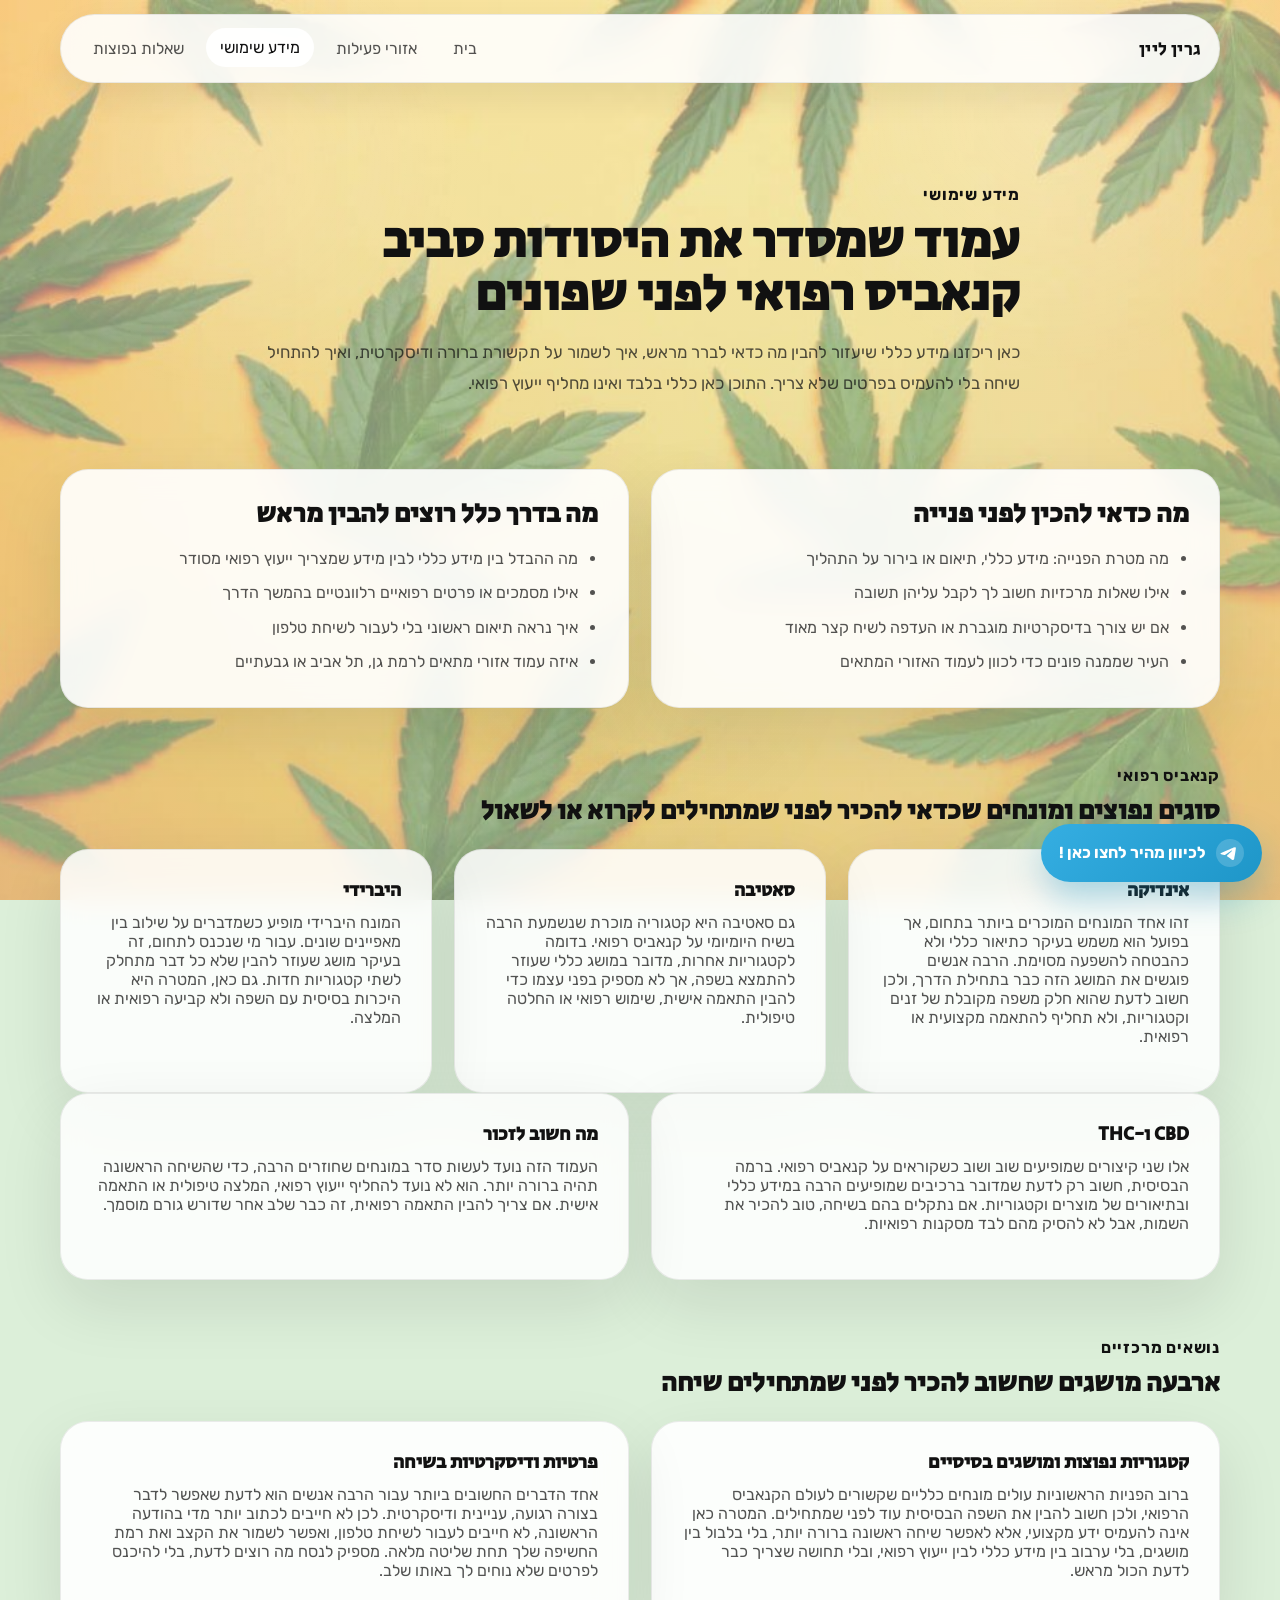
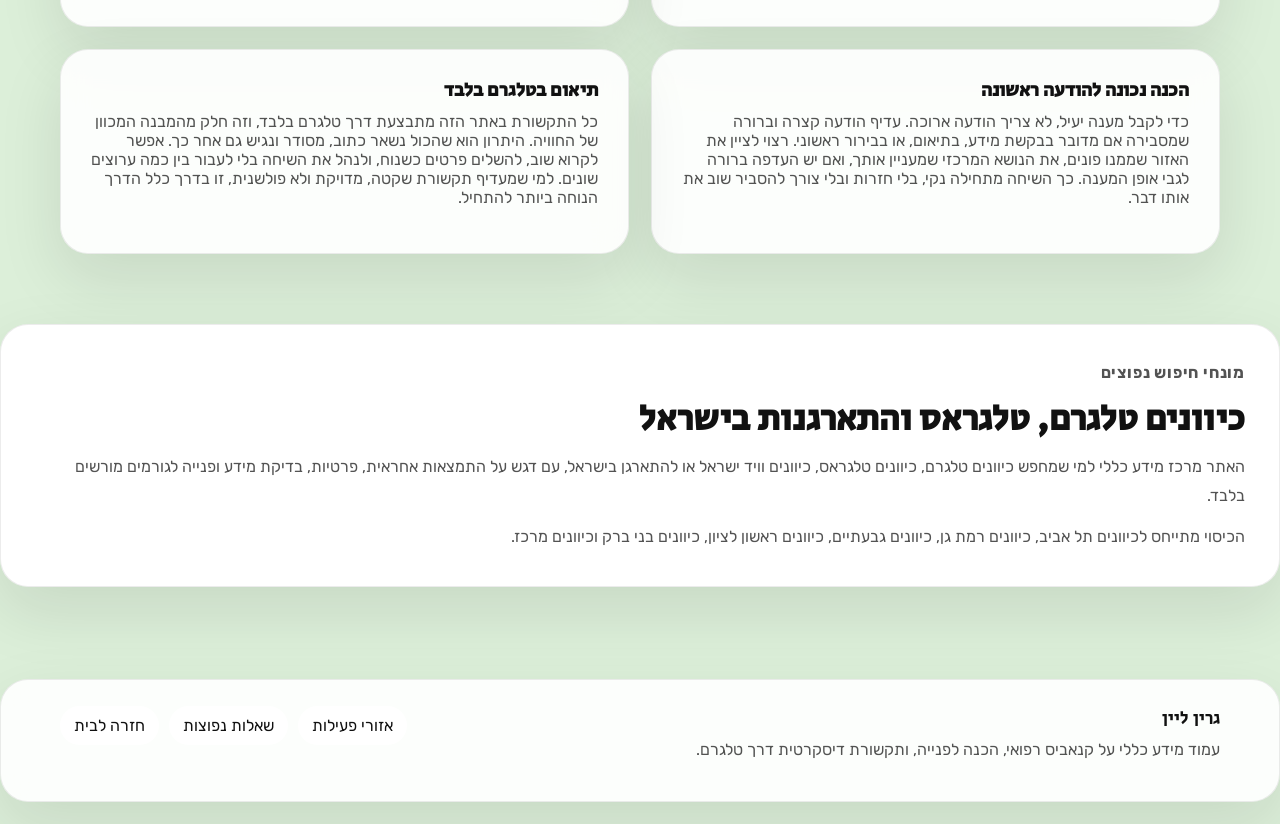
<file: info.html>
<!DOCTYPE html>
<html lang="he" dir="rtl">
<head>
  <meta charset="UTF-8">
  <meta name="viewport" content="width=device-width, initial-scale=1.0">
  <meta name="theme-color" content="#1f6f78">
  <meta name="robots" content="index,follow,max-image-preview:large">
  <title>להתארגן בישראל | כיוונים טלגרם, טלגראס ומרכז</title>
  <meta name="description" content="מידע שימושי להתמצאות סביב כיוונים טלגרם, כיוונים טלגראס, להתארגן בישראל וכיוונים מרכז, עם דגש על פרטיות ואחריות.">
  <meta name="keywords" content="כיוונים טלגרם, כיוונים טלגראס, כיוונים וויד ישראל, להתארגן בישראל, כיוונים תל אביב, כיוונים רמת גן, כיוונים גבעתיים, כיוונים ראשון לציון, כיוונים בני ברק, כיוונים מרכז">
  <link rel="canonical" href="https://masach-patuach.example/info.html">
  <meta property="og:type" content="article">
  <meta property="og:locale" content="he_IL">
  <meta property="og:title" content="להתארגן בישראל | כיוונים טלגרם, טלגראס ומרכז">
  <meta property="og:description" content="מידע שימושי להתמצאות סביב כיוונים טלגרם, כיוונים טלגראס, להתארגן בישראל וכיוונים מרכז, עם דגש על פרטיות ואחריות.">
  <meta property="og:url" content="https://masach-patuach.example/info.html">
  <meta property="og:site_name" content="גרין ליין">
  <meta property="og:image" content="https://masach-patuach.example/assets/image/weed3.jpg">
  <meta property="og:image:alt" content="עמוד המידע השימושי של גרין ליין לשיתוף ברשתות חברתיות">
  <meta name="twitter:card" content="summary_large_image">
  <meta name="twitter:title" content="להתארגן בישראל | כיוונים טלגרם, טלגראס ומרכז">
  <meta name="twitter:description" content="מידע שימושי להתמצאות סביב כיוונים טלגרם, כיוונים טלגראס, להתארגן בישראל וכיוונים מרכז, עם דגש על פרטיות ואחריות.">
  <meta name="twitter:image" content="https://masach-patuach.example/assets/image/weed3.jpg">
  <meta name="twitter:image:alt" content="עמוד המידע השימושי של גרין ליין לשיתוף ברשתות חברתיות">
  <link rel="icon" href="favicon.svg" type="image/svg+xml">
  <link rel="manifest" href="manifest.json">
  <link rel="preconnect" href="https://fonts.googleapis.com">
  <link rel="preconnect" href="https://fonts.gstatic.com" crossorigin>
  <link href="https://fonts.googleapis.com/css2?family=Rubik:wght@400;500;600;700;800&family=Secular+One&display=swap" rel="stylesheet">
  <link rel="stylesheet" href="assets/css/style.css">
  <script type="application/ld+json">
    {
      "@context": "https://schema.org",
      "@type": "WebPage",
      "name": "מידע שימושי על קנאביס רפואי | גרין ליין",
      "url": "https://masach-patuach.example/info.html",
      "inLanguage": "he-IL",
      "description": "מידע שימושי על קנאביס רפואי: איך להתכונן לפנייה, מה כדאי לברר מראש, ואיך לנהל תקשורת ברורה ודיסקרטית בטלגרם."
    }
  </script>
    <script type="application/ld+json" data-seo-topic-list>
    {
      "@context": "https://schema.org",
      "@type": "ItemList",
      "name": "מונחי כיוונים מרכז והתארגנות בישראל",
      "description": "רשימת נושאים כללית להתמצאות: כיוונים טלגרם, כיוונים טלגראס, כיוונים וויד ישראל, להתארגן בישראל וכיוונים לפי ערי המרכז.",
      "itemListElement": [
        { "@type": "ListItem", "position": 1, "name": "כיוונים טלגרם" },
        { "@type": "ListItem", "position": 2, "name": "כיוונים טלגראס" },
        { "@type": "ListItem", "position": 3, "name": "כיוונים וויד ישראל" },
        { "@type": "ListItem", "position": 4, "name": "להתארגן בישראל" },
        { "@type": "ListItem", "position": 5, "name": "כיוונים תל אביב" },
        { "@type": "ListItem", "position": 6, "name": "כיוונים רמת גן" },
        { "@type": "ListItem", "position": 7, "name": "כיוונים גבעתיים" },
        { "@type": "ListItem", "position": 8, "name": "כיוונים ראשון לציון" },
        { "@type": "ListItem", "position": 9, "name": "כיוונים בני ברק" },
        { "@type": "ListItem", "position": 10, "name": "כיוונים מרכז" }
      ]
    }
    </script>
</head>
<body>
  <div class="page-aura" aria-hidden="true"></div>
  <header class="site-header" data-header>
    <div class="shell nav-shell">
      <a class="brand" href="index.html">גרין ליין</a>
      <button class="menu-toggle" type="button" aria-expanded="false" aria-controls="primary-nav" aria-label="פתיחת תפריט">
        <span></span>
        <span></span>
        <span></span>
      </button>
      <nav class="primary-nav" id="primary-nav">
        <a href="index.html">בית</a>
        <a href="guides.html">אזורי פעילות</a>
        <a href="info.html" aria-current="page">מידע שימושי</a>
        <a href="faq.html">שאלות נפוצות</a>
      </nav>
    </div>
  </header>

  <main>
    <section class="page-hero">
      <div class="shell narrow reveal">
        <p class="eyebrow">מידע שימושי</p>
        <h1>עמוד שמסדר את היסודות סביב קנאביס רפואי לפני שפונים</h1>
        <p class="lead">כאן ריכזנו מידע כללי שיעזור להבין מה כדאי לברר מראש, איך לשמור על תקשורת ברורה ודיסקרטית, ואיך להתחיל שיחה בלי להעמיס בפרטים שלא צריך. התוכן כאן כללי בלבד ואינו מחליף ייעוץ רפואי.</p>
      </div>
    </section>

    <section class="section-shell">
      <div class="shell tile-grid tile-grid-2 info-layout">
        <article class="info-tile reveal">
          <h2>מה כדאי להכין לפני פנייה</h2>
          <ul class="service-points">
            <li>מה מטרת הפנייה: מידע כללי, תיאום או בירור על התהליך</li>
            <li>אילו שאלות מרכזיות חשוב לך לקבל עליהן תשובה</li>
            <li>אם יש צורך בדיסקרטיות מוגברת או העדפה לשיח קצר מאוד</li>
            <li>העיר שממנה פונים כדי לכוון לעמוד האזורי המתאים</li>
          </ul>
        </article>
        <article class="info-tile reveal delay-1">
          <h2>מה בדרך כלל רוצים להבין מראש</h2>
          <ul class="service-points">
            <li>מה ההבדל בין מידע כללי לבין מידע שמצריך ייעוץ רפואי מסודר</li>
            <li>אילו מסמכים או פרטים רפואיים רלוונטיים בהמשך הדרך</li>
            <li>איך נראה תיאום ראשוני בלי לעבור לשיחת טלפון</li>
            <li>איזה עמוד אזורי מתאים לרמת גן, תל אביב או גבעתיים</li>
          </ul>
        </article>
      </div>
    </section>

    <section class="section-shell warm-strip" id="medical-cannabis-types">
      <div class="shell">
        <div class="section-head reveal">
          <p class="eyebrow">קנאביס רפואי</p>
          <h2>סוגים נפוצים ומונחים שכדאי להכיר לפני שמתחילים לקרוא או לשאול</h2>
        </div>
        <div class="tile-grid tile-grid-3 compact-grid">
          <article class="info-tile reveal">
            <h3>אינדיקה</h3>
            <p>זהו אחד המונחים המוכרים ביותר בתחום, אך בפועל הוא משמש בעיקר כתיאור כללי ולא כהבטחה להשפעה מסוימת. הרבה אנשים פוגשים את המושג הזה כבר בתחילת הדרך, ולכן חשוב לדעת שהוא חלק משפה מקובלת של זנים וקטגוריות, ולא תחליף להתאמה מקצועית או רפואית.</p>
          </article>
          <article class="info-tile reveal delay-1">
            <h3>סאטיבה</h3>
            <p>גם סאטיבה היא קטגוריה מוכרת שנשמעת הרבה בשיח היומיומי על קנאביס רפואי. בדומה לקטגוריות אחרות, מדובר במושג כללי שעוזר להתמצא בשפה, אך לא מספיק בפני עצמו כדי להבין התאמה אישית, שימוש רפואי או החלטה טיפולית.</p>
          </article>
          <article class="info-tile reveal delay-2">
            <h3>היברידי</h3>
            <p>המונח היברידי מופיע כשמדברים על שילוב בין מאפיינים שונים. עבור מי שנכנס לתחום, זה בעיקר מושג שעוזר להבין שלא כל דבר מתחלק לשתי קטגוריות חדות. גם כאן, המטרה היא היכרות בסיסית עם השפה ולא קביעה רפואית או המלצה.</p>
          </article>
        </div>
        <div class="tile-grid tile-grid-2 info-layout">
          <article class="info-tile reveal">
            <h3>CBD ו-THC</h3>
            <p>אלו שני קיצורים שמופיעים שוב ושוב כשקוראים על קנאביס רפואי. ברמה הבסיסית, חשוב רק לדעת שמדובר ברכיבים שמופיעים הרבה במידע כללי ובתיאורים של מוצרים וקטגוריות. אם נתקלים בהם בשיחה, טוב להכיר את השמות, אבל לא להסיק מהם לבד מסקנות רפואיות.</p>
          </article>
          <article class="info-tile reveal delay-1">
            <h3>מה חשוב לזכור</h3>
            <p>העמוד הזה נועד לעשות סדר במונחים שחוזרים הרבה, כדי שהשיחה הראשונה תהיה ברורה יותר. הוא לא נועד להחליף ייעוץ רפואי, המלצה טיפולית או התאמה אישית. אם צריך להבין התאמה רפואית, זה כבר שלב אחר שדורש גורם מוסמך.</p>
          </article>
        </div>
      </div>
    </section>

    <section class="section-shell">
      <div class="shell">
        <div class="section-head reveal">
          <p class="eyebrow">נושאים מרכזיים</p>
          <h2>ארבעה מושגים שחשוב להכיר לפני שמתחילים שיחה</h2>
        </div>
        <div class="tile-grid tile-grid-2 info-layout">
          <article class="info-tile reveal" id="basic-concepts">
            <h3>קטגוריות נפוצות ומושגים בסיסיים</h3>
            <p>ברוב הפניות הראשוניות עולים מונחים כלליים שקשורים לעולם הקנאביס הרפואי, ולכן חשוב להבין את השפה הבסיסית עוד לפני שמתחילים. המטרה כאן אינה להעמיס ידע מקצועי, אלא לאפשר שיחה ראשונה ברורה יותר, בלי בלבול בין מושגים, בלי ערבוב בין מידע כללי לבין ייעוץ רפואי, ובלי תחושה שצריך כבר לדעת הכול מראש.</p>
          </article>
          <article class="info-tile reveal delay-1" id="privacy-discretion">
            <h3>פרטיות ודיסקרטיות בשיחה</h3>
            <p>אחד הדברים החשובים ביותר עבור הרבה אנשים הוא לדעת שאפשר לדבר בצורה רגועה, עניינית ודיסקרטית. לכן לא חייבים לכתוב יותר מדי בהודעה הראשונה, לא חייבים לעבור לשיחת טלפון, ואפשר לשמור את הקצב ואת רמת החשיפה שלך תחת שליטה מלאה. מספיק לנסח מה רוצים לדעת, בלי להיכנס לפרטים שלא נוחים לך באותו שלב.</p>
          </article>
          <article class="info-tile reveal delay-2" id="first-message">
            <h3>הכנה נכונה להודעה ראשונה</h3>
            <p>כדי לקבל מענה יעיל, לא צריך הודעה ארוכה. עדיף הודעה קצרה וברורה שמסבירה אם מדובר בבקשת מידע, בתיאום, או בבירור ראשוני. רצוי לציין את האזור שממנו פונים, את הנושא המרכזי שמעניין אותך, ואם יש העדפה ברורה לגבי אופן המענה. כך השיחה מתחילה נקי, בלי חזרות ובלי צורך להסביר שוב את אותו דבר.</p>
          </article>
          <article class="info-tile reveal delay-2" id="telegram-only">
            <h3>תיאום בטלגרם בלבד</h3>
            <p>כל התקשורת באתר הזה מתבצעת דרך טלגרם בלבד, וזה חלק מהמבנה המכוון של החוויה. היתרון הוא שהכול נשאר כתוב, מסודר ונגיש גם אחר כך. אפשר לקרוא שוב, להשלים פרטים כשנוח, ולנהל את השיחה בלי לעבור בין כמה ערוצים שונים. למי שמעדיף תקשורת שקטה, מדויקת ולא פולשנית, זו בדרך כלל הדרך הנוחה ביותר להתחיל.</p>
          </article>
        </div>
      </div>
    </section>
    <section class="seo-context" aria-labelledby="seo-context-title">
      <div class="container seo-context-card reveal">
        <p class="eyebrow">מונחי חיפוש נפוצים</p>
        <h2 id="seo-context-title">כיוונים טלגרם, טלגראס והתארגנות בישראל</h2>
        <p>האתר מרכז מידע כללי למי שמחפש כיוונים טלגרם, כיוונים טלגראס, כיוונים וויד ישראל או להתארגן בישראל, עם דגש על התמצאות אחראית, פרטיות, בדיקת מידע ופנייה לגורמים מורשים בלבד.</p>
        <p>הכיסוי מתייחס לכיוונים תל אביב, כיוונים רמת גן, כיוונים גבעתיים, כיוונים ראשון לציון, כיוונים בני ברק וכיוונים מרכז.</p>
      </div>
    </section>
  </main>

  <footer class="site-footer">
    <div class="shell footer-shell">
      <div>
        <p class="footer-brand">גרין ליין</p>
        <p class="footer-copy">עמוד מידע כללי על קנאביס רפואי, הכנה לפנייה, ותקשורת דיסקרטית דרך טלגרם.</p>
      </div>
      <div class="footer-links">
        <a href="guides.html">אזורי פעילות</a>
        <a href="faq.html">שאלות נפוצות</a>
        <a href="index.html">חזרה לבית</a>
      </div>
    </div>
  </footer>

  <script src="assets/js/main.js" defer></script>
  <script src="assets/js/telegram-button.js" defer></script>
</body>
</html>
</file>
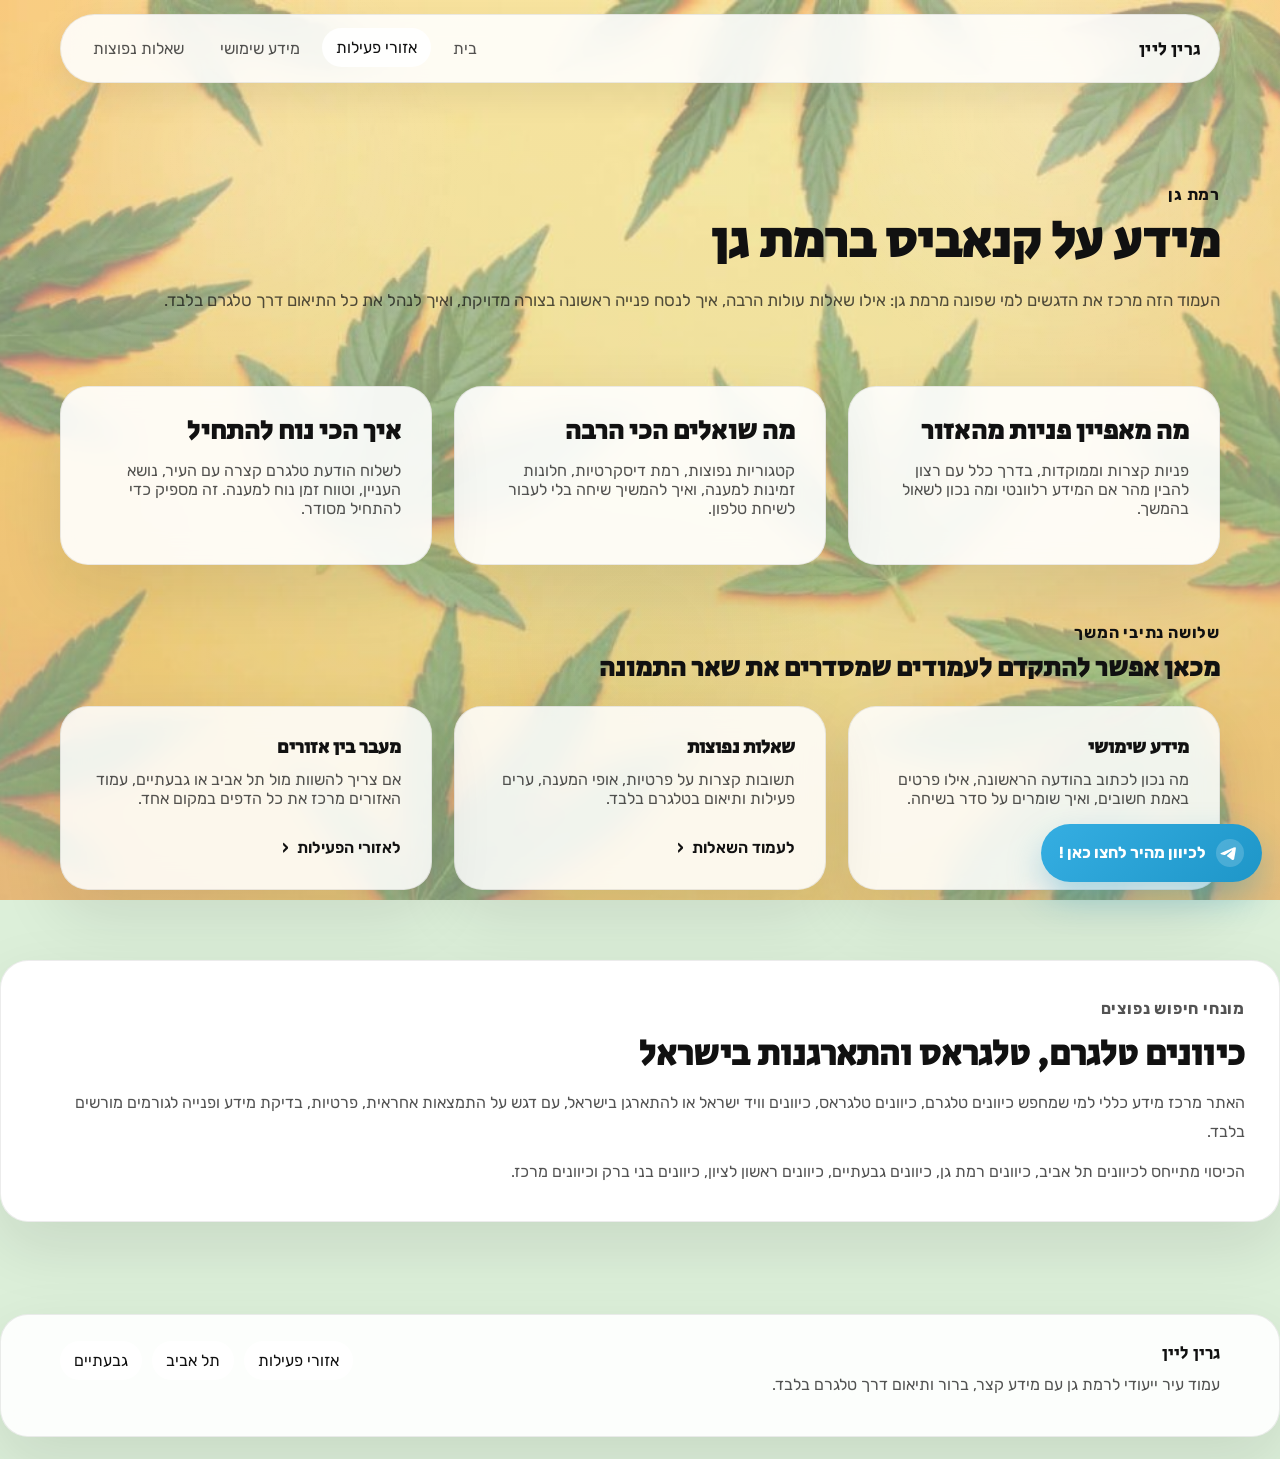
<file: ramat-gan.html>
<!DOCTYPE html>
<html lang="he" dir="rtl">
<head>
  <meta charset="UTF-8">
  <meta name="viewport" content="width=device-width, initial-scale=1.0">
  <meta name="theme-color" content="#1f6f78">
  <meta name="robots" content="index,follow,max-image-preview:large">
  <title>כיוונים רמת גן | טלגרם, טלגראס וכיוונים מרכז</title>
  <meta name="description" content="כיוונים רמת גן במידע כללי: התמצאות במרכז, בדיקת מידע, פרטיות ודגשים למי שמחפש כיוונים טלגרם או כיוונים טלגראס.">
  <meta name="keywords" content="כיוונים טלגרם, כיוונים טלגראס, כיוונים וויד ישראל, להתארגן בישראל, כיוונים תל אביב, כיוונים רמת גן, כיוונים גבעתיים, כיוונים ראשון לציון, כיוונים בני ברק, כיוונים מרכז">
  <link rel="canonical" href="https://masach-patuach.example/ramat-gan.html">
  <meta property="og:type" content="article">
  <meta property="og:locale" content="he_IL">
  <meta property="og:title" content="כיוונים רמת גן | טלגרם, טלגראס וכיוונים מרכז">
  <meta property="og:description" content="כיוונים רמת גן במידע כללי: התמצאות במרכז, בדיקת מידע, פרטיות ודגשים למי שמחפש כיוונים טלגרם או כיוונים טלגראס.">
  <meta property="og:url" content="https://masach-patuach.example/ramat-gan.html">
  <meta property="og:site_name" content="גרין ליין">
  <meta property="og:image" content="https://masach-patuach.example/assets/image/weed3.jpg">
  <meta property="og:image:alt" content="עמוד רמת גן של גרין ליין לשיתוף ברשתות חברתיות">
  <meta name="twitter:card" content="summary_large_image">
  <meta name="twitter:title" content="כיוונים רמת גן | טלגרם, טלגראס וכיוונים מרכז">
  <meta name="twitter:description" content="כיוונים רמת גן במידע כללי: התמצאות במרכז, בדיקת מידע, פרטיות ודגשים למי שמחפש כיוונים טלגרם או כיוונים טלגראס.">
  <meta name="twitter:image" content="https://masach-patuach.example/assets/image/weed3.jpg">
  <meta name="twitter:image:alt" content="עמוד רמת גן של גרין ליין לשיתוף ברשתות חברתיות">
  <link rel="icon" href="favicon.svg" type="image/svg+xml">
  <link rel="manifest" href="manifest.json">
  <link rel="preconnect" href="https://fonts.googleapis.com">
  <link rel="preconnect" href="https://fonts.gstatic.com" crossorigin>
  <link href="https://fonts.googleapis.com/css2?family=Rubik:wght@400;500;600;700;800&family=Secular+One&display=swap" rel="stylesheet">
  <link rel="stylesheet" href="assets/css/style.css">
  <script type="application/ld+json">
    {
      "@context": "https://schema.org",
      "@type": "WebPage",
      "name": "מידע על קנאביס ברמת גן | גרין ליין",
      "url": "https://masach-patuach.example/ramat-gan.html",
      "inLanguage": "he-IL",
      "description": "עמוד רמת גן של גרין ליין: מידע כללי על קנאביס, דגשי פרטיות ותיאום שיחה בטלגרם בלבד."
    }
  </script>
    <script type="application/ld+json" data-seo-topic-list>
    {
      "@context": "https://schema.org",
      "@type": "ItemList",
      "name": "מונחי כיוונים מרכז והתארגנות בישראל",
      "description": "רשימת נושאים כללית להתמצאות: כיוונים טלגרם, כיוונים טלגראס, כיוונים וויד ישראל, להתארגן בישראל וכיוונים לפי ערי המרכז.",
      "itemListElement": [
        { "@type": "ListItem", "position": 1, "name": "כיוונים טלגרם" },
        { "@type": "ListItem", "position": 2, "name": "כיוונים טלגראס" },
        { "@type": "ListItem", "position": 3, "name": "כיוונים וויד ישראל" },
        { "@type": "ListItem", "position": 4, "name": "להתארגן בישראל" },
        { "@type": "ListItem", "position": 5, "name": "כיוונים תל אביב" },
        { "@type": "ListItem", "position": 6, "name": "כיוונים רמת גן" },
        { "@type": "ListItem", "position": 7, "name": "כיוונים גבעתיים" },
        { "@type": "ListItem", "position": 8, "name": "כיוונים ראשון לציון" },
        { "@type": "ListItem", "position": 9, "name": "כיוונים בני ברק" },
        { "@type": "ListItem", "position": 10, "name": "כיוונים מרכז" }
      ]
    }
    </script>
</head>
<body>
  <div class="page-aura" aria-hidden="true"></div>
  <header class="site-header" data-header>
    <div class="shell nav-shell">
      <a class="brand" href="index.html">גרין ליין</a>
      <button class="menu-toggle" type="button" aria-expanded="false" aria-controls="primary-nav" aria-label="פתיחת תפריט">
        <span></span>
        <span></span>
        <span></span>
      </button>
      <nav class="primary-nav" id="primary-nav">
        <a href="index.html">בית</a>
        <a href="guides.html" aria-current="page">אזורי פעילות</a>
        <a href="info.html">מידע שימושי</a>
        <a href="faq.html">שאלות נפוצות</a>
      </nav>
    </div>
  </header>

  <main>
    <section class="page-hero city-hero">
      <div class="shell reveal">
        <p class="eyebrow">רמת גן</p>
        <h1>מידע על קנאביס ברמת גן</h1>
        <p class="lead">העמוד הזה מרכז את הדגשים למי שפונה מרמת גן: אילו שאלות עולות הרבה, איך לנסח פנייה ראשונה בצורה מדויקת, ואיך לנהל את כל התיאום דרך טלגרם בלבד.</p>
      </div>
    </section>

    <section class="section-shell">
      <div class="shell tile-grid tile-grid-3 compact-grid">
        <article class="info-tile reveal">
          <h2>מה מאפיין פניות מהאזור</h2>
          <p>פניות קצרות וממוקדות, בדרך כלל עם רצון להבין מהר אם המידע רלוונטי ומה נכון לשאול בהמשך.</p>
        </article>
        <article class="info-tile reveal delay-1">
          <h2>מה שואלים הכי הרבה</h2>
          <p>קטגוריות נפוצות, רמת דיסקרטיות, חלונות זמינות למענה, ואיך להמשיך שיחה בלי לעבור לשיחת טלפון.</p>
        </article>
        <article class="info-tile reveal delay-2">
          <h2>איך הכי נוח להתחיל</h2>
          <p>לשלוח הודעת טלגרם קצרה עם העיר, נושא העניין, וטווח זמן נוח למענה. זה מספיק כדי להתחיל מסודר.</p>
        </article>
      </div>
    </section>

    <section class="section-shell warm-strip">
      <div class="shell">
        <div class="section-head reveal">
          <p class="eyebrow">שלושה נתיבי המשך</p>
          <h2>מכאן אפשר להתקדם לעמודים שמסדרים את שאר התמונה</h2>
        </div>
        <div class="tile-grid tile-grid-3 compact-grid">
          <article class="info-tile reveal">
            <h3>מידע שימושי</h3>
            <p>מה נכון לכתוב בהודעה הראשונה, אילו פרטים באמת חשובים, ואיך שומרים על סדר בשיחה.</p>
            <a class="text-link" href="info.html">לעמוד המידע</a>
          </article>
          <article class="info-tile reveal delay-1">
            <h3>שאלות נפוצות</h3>
            <p>תשובות קצרות על פרטיות, אופי המענה, ערים פעילות ותיאום בטלגרם בלבד.</p>
            <a class="text-link" href="faq.html">לעמוד השאלות</a>
          </article>
          <article class="info-tile reveal delay-2">
            <h3>מעבר בין אזורים</h3>
            <p>אם צריך להשוות מול תל אביב או גבעתיים, עמוד האזורים מרכז את כל הדפים במקום אחד.</p>
            <a class="text-link" href="guides.html">לאזורי הפעילות</a>
          </article>
        </div>
      </div>
    </section>
    <section class="seo-context" aria-labelledby="seo-context-title">
      <div class="container seo-context-card reveal">
        <p class="eyebrow">מונחי חיפוש נפוצים</p>
        <h2 id="seo-context-title">כיוונים טלגרם, טלגראס והתארגנות בישראל</h2>
        <p>האתר מרכז מידע כללי למי שמחפש כיוונים טלגרם, כיוונים טלגראס, כיוונים וויד ישראל או להתארגן בישראל, עם דגש על התמצאות אחראית, פרטיות, בדיקת מידע ופנייה לגורמים מורשים בלבד.</p>
        <p>הכיסוי מתייחס לכיוונים תל אביב, כיוונים רמת גן, כיוונים גבעתיים, כיוונים ראשון לציון, כיוונים בני ברק וכיוונים מרכז.</p>
      </div>
    </section>
  </main>

  <footer class="site-footer">
    <div class="shell footer-shell">
      <div>
        <p class="footer-brand">גרין ליין</p>
        <p class="footer-copy">עמוד עיר ייעודי לרמת גן עם מידע קצר, ברור ותיאום דרך טלגרם בלבד.</p>
      </div>
      <div class="footer-links">
        <a href="guides.html">אזורי פעילות</a>
        <a href="tel-aviv.html">תל אביב</a>
        <a href="givatayim.html">גבעתיים</a>
      </div>
    </div>
  </footer>

  <script src="assets/js/main.js" defer></script>
  <script src="assets/js/telegram-button.js" defer></script>
</body>
</html>
</file>
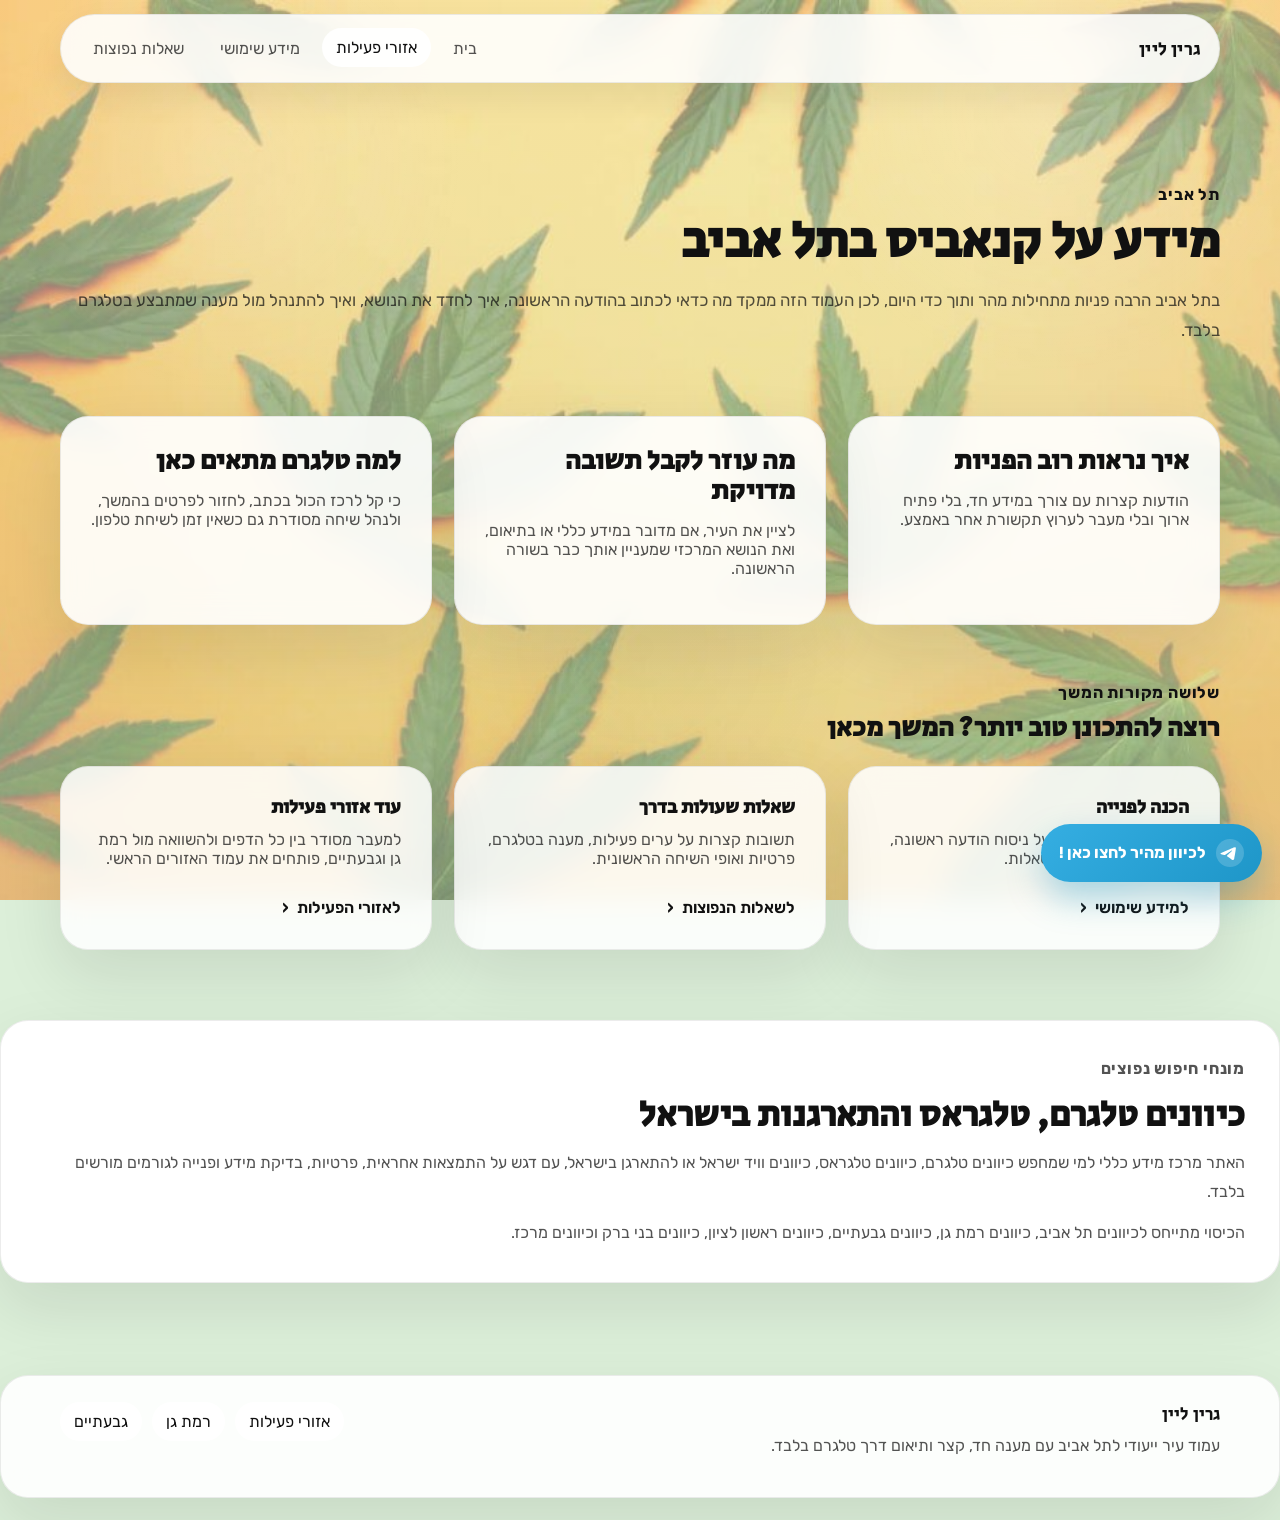
<file: tel-aviv.html>
<!DOCTYPE html>
<html lang="he" dir="rtl">
<head>
  <meta charset="UTF-8">
  <meta name="viewport" content="width=device-width, initial-scale=1.0">
  <meta name="theme-color" content="#1f6f78">
  <meta name="robots" content="index,follow,max-image-preview:large">
  <title>כיוונים תל אביב | טלגרם, טלגראס והתארגנות בישראל</title>
  <meta name="description" content="כיוונים תל אביב במידע כללי: התמצאות, פרטיות, בדיקת מקורות ושימוש אחראי במונחים כמו כיוונים טלגרם וכיוונים טלגראס.">
  <meta name="keywords" content="כיוונים טלגרם, כיוונים טלגראס, כיוונים וויד ישראל, להתארגן בישראל, כיוונים תל אביב, כיוונים רמת גן, כיוונים גבעתיים, כיוונים ראשון לציון, כיוונים בני ברק, כיוונים מרכז">
  <link rel="canonical" href="https://masach-patuach.example/tel-aviv.html">
  <meta property="og:type" content="article">
  <meta property="og:locale" content="he_IL">
  <meta property="og:title" content="כיוונים תל אביב | טלגרם, טלגראס והתארגנות בישראל">
  <meta property="og:description" content="כיוונים תל אביב במידע כללי: התמצאות, פרטיות, בדיקת מקורות ושימוש אחראי במונחים כמו כיוונים טלגרם וכיוונים טלגראס.">
  <meta property="og:url" content="https://masach-patuach.example/tel-aviv.html">
  <meta property="og:site_name" content="גרין ליין">
  <meta property="og:image" content="https://masach-patuach.example/assets/image/weed3.jpg">
  <meta property="og:image:alt" content="עמוד תל אביב של גרין ליין לשיתוף ברשתות חברתיות">
  <meta name="twitter:card" content="summary_large_image">
  <meta name="twitter:title" content="כיוונים תל אביב | טלגרם, טלגראס והתארגנות בישראל">
  <meta name="twitter:description" content="כיוונים תל אביב במידע כללי: התמצאות, פרטיות, בדיקת מקורות ושימוש אחראי במונחים כמו כיוונים טלגרם וכיוונים טלגראס.">
  <meta name="twitter:image" content="https://masach-patuach.example/assets/image/weed3.jpg">
  <meta name="twitter:image:alt" content="עמוד תל אביב של גרין ליין לשיתוף ברשתות חברתיות">
  <link rel="icon" href="favicon.svg" type="image/svg+xml">
  <link rel="manifest" href="manifest.json">
  <link rel="preconnect" href="https://fonts.googleapis.com">
  <link rel="preconnect" href="https://fonts.gstatic.com" crossorigin>
  <link href="https://fonts.googleapis.com/css2?family=Rubik:wght@400;500;600;700;800&family=Secular+One&display=swap" rel="stylesheet">
  <link rel="stylesheet" href="assets/css/style.css">
  <script type="application/ld+json">
    {
      "@context": "https://schema.org",
      "@type": "WebPage",
      "name": "מידע על קנאביס בתל אביב | גרין ליין",
      "url": "https://masach-patuach.example/tel-aviv.html",
      "inLanguage": "he-IL",
      "description": "עמוד תל אביב של גרין ליין: מידע כללי על קנאביס, דגשי פרטיות ותיאום מהיר בטלגרם בלבד."
    }
  </script>
    <script type="application/ld+json" data-seo-topic-list>
    {
      "@context": "https://schema.org",
      "@type": "ItemList",
      "name": "מונחי כיוונים מרכז והתארגנות בישראל",
      "description": "רשימת נושאים כללית להתמצאות: כיוונים טלגרם, כיוונים טלגראס, כיוונים וויד ישראל, להתארגן בישראל וכיוונים לפי ערי המרכז.",
      "itemListElement": [
        { "@type": "ListItem", "position": 1, "name": "כיוונים טלגרם" },
        { "@type": "ListItem", "position": 2, "name": "כיוונים טלגראס" },
        { "@type": "ListItem", "position": 3, "name": "כיוונים וויד ישראל" },
        { "@type": "ListItem", "position": 4, "name": "להתארגן בישראל" },
        { "@type": "ListItem", "position": 5, "name": "כיוונים תל אביב" },
        { "@type": "ListItem", "position": 6, "name": "כיוונים רמת גן" },
        { "@type": "ListItem", "position": 7, "name": "כיוונים גבעתיים" },
        { "@type": "ListItem", "position": 8, "name": "כיוונים ראשון לציון" },
        { "@type": "ListItem", "position": 9, "name": "כיוונים בני ברק" },
        { "@type": "ListItem", "position": 10, "name": "כיוונים מרכז" }
      ]
    }
    </script>
</head>
<body>
  <div class="page-aura" aria-hidden="true"></div>
  <header class="site-header" data-header>
    <div class="shell nav-shell">
      <a class="brand" href="index.html">גרין ליין</a>
      <button class="menu-toggle" type="button" aria-expanded="false" aria-controls="primary-nav" aria-label="פתיחת תפריט">
        <span></span>
        <span></span>
        <span></span>
      </button>
      <nav class="primary-nav" id="primary-nav">
        <a href="index.html">בית</a>
        <a href="guides.html" aria-current="page">אזורי פעילות</a>
        <a href="info.html">מידע שימושי</a>
        <a href="faq.html">שאלות נפוצות</a>
      </nav>
    </div>
  </header>

  <main>
    <section class="page-hero city-hero">
      <div class="shell reveal">
        <p class="eyebrow">תל אביב</p>
        <h1>מידע על קנאביס בתל אביב</h1>
        <p class="lead">בתל אביב הרבה פניות מתחילות מהר ותוך כדי היום, לכן העמוד הזה ממקד מה כדאי לכתוב בהודעה הראשונה, איך לחדד את הנושא, ואיך להתנהל מול מענה שמתבצע בטלגרם בלבד.</p>
      </div>
    </section>

    <section class="section-shell">
      <div class="shell tile-grid tile-grid-3 compact-grid">
        <article class="info-tile reveal">
          <h2>איך נראות רוב הפניות</h2>
          <p>הודעות קצרות עם צורך במידע חד, בלי פתיח ארוך ובלי מעבר לערוץ תקשורת אחר באמצע.</p>
        </article>
        <article class="info-tile reveal delay-1">
          <h2>מה עוזר לקבל תשובה מדויקת</h2>
          <p>לציין את העיר, אם מדובר במידע כללי או בתיאום, ואת הנושא המרכזי שמעניין אותך כבר בשורה הראשונה.</p>
        </article>
        <article class="info-tile reveal delay-2">
          <h2>למה טלגרם מתאים כאן</h2>
          <p>כי קל לרכז הכול בכתב, לחזור לפרטים בהמשך, ולנהל שיחה מסודרת גם כשאין זמן לשיחת טלפון.</p>
        </article>
      </div>
    </section>

    <section class="section-shell warm-strip">
      <div class="shell">
        <div class="section-head reveal">
          <p class="eyebrow">שלושה מקורות המשך</p>
          <h2>רוצה להתכונן טוב יותר? המשך מכאן</h2>
        </div>
        <div class="tile-grid tile-grid-3 compact-grid">
          <article class="info-tile reveal">
            <h3>הכנה לפנייה</h3>
            <p>עמוד מידע עם דגשים על ניסוח הודעה ראשונה, פרטיות וסדר נכון של שאלות.</p>
            <a class="text-link" href="info.html">למידע שימושי</a>
          </article>
          <article class="info-tile reveal delay-1">
            <h3>שאלות שעולות בדרך</h3>
            <p>תשובות קצרות על ערים פעילות, מענה בטלגרם, פרטיות ואופי השיחה הראשונית.</p>
            <a class="text-link" href="faq.html">לשאלות הנפוצות</a>
          </article>
          <article class="info-tile reveal delay-2">
            <h3>עוד אזורי פעילות</h3>
            <p>למעבר מסודר בין כל הדפים ולהשוואה מול רמת גן וגבעתיים, פותחים את עמוד האזורים הראשי.</p>
            <a class="text-link" href="guides.html">לאזורי הפעילות</a>
          </article>
        </div>
      </div>
    </section>
    <section class="seo-context" aria-labelledby="seo-context-title">
      <div class="container seo-context-card reveal">
        <p class="eyebrow">מונחי חיפוש נפוצים</p>
        <h2 id="seo-context-title">כיוונים טלגרם, טלגראס והתארגנות בישראל</h2>
        <p>האתר מרכז מידע כללי למי שמחפש כיוונים טלגרם, כיוונים טלגראס, כיוונים וויד ישראל או להתארגן בישראל, עם דגש על התמצאות אחראית, פרטיות, בדיקת מידע ופנייה לגורמים מורשים בלבד.</p>
        <p>הכיסוי מתייחס לכיוונים תל אביב, כיוונים רמת גן, כיוונים גבעתיים, כיוונים ראשון לציון, כיוונים בני ברק וכיוונים מרכז.</p>
      </div>
    </section>
  </main>

  <footer class="site-footer">
    <div class="shell footer-shell">
      <div>
        <p class="footer-brand">גרין ליין</p>
        <p class="footer-copy">עמוד עיר ייעודי לתל אביב עם מענה חד, קצר ותיאום דרך טלגרם בלבד.</p>
      </div>
      <div class="footer-links">
        <a href="guides.html">אזורי פעילות</a>
        <a href="ramat-gan.html">רמת גן</a>
        <a href="givatayim.html">גבעתיים</a>
      </div>
    </div>
  </footer>

  <script src="assets/js/main.js" defer></script>
  <script src="assets/js/telegram-button.js" defer></script>
</body>
</html>
</file>
<file: assets/css/style.css>
:root {
  --ink: #111111;
  --ink-soft: rgba(17, 17, 17, 0.72);
  --teal: #e57a1f;
  --teal-deep: #c75f08;
  --mint: #f4f4f4;
  --sand: #fafafa;
  --cream: #ffffff;
  --coral: #ffe0c2;
  --line: rgba(17, 17, 17, 0.08);
  --line-strong: rgba(17, 17, 17, 0.16);
  --surface: rgba(255, 255, 255, 0.9);
  --surface-strong: rgba(255, 255, 255, 0.98);
  --shadow-lg: 0 24px 64px rgba(17, 17, 17, 0.1);
  --shadow-md: 0 14px 34px rgba(17, 17, 17, 0.07);
  --radius-xl: 42px;
  --radius-lg: 28px;
  --radius-md: 20px;
  --radius-sm: 14px;
}

* {
  box-sizing: border-box;
}

html {
  scroll-behavior: smooth;
}

body {
  margin: 0;
  min-height: 100vh;
  overflow-x: hidden;
  font-family: "Rubik", sans-serif;
  color: var(--ink);
  background-color: #dcefd9;
  background-image:
    linear-gradient(180deg, rgba(244, 255, 244, 0.46) 0%, rgba(214, 239, 216, 0.56) 100%),
    url("../image/weed3.jpg");
  background-repeat: no-repeat, no-repeat;
  background-position: center, center;
  background-size: cover, cover;
  background-attachment: fixed;
}

body.menu-open {
  overflow: hidden;
}

.page-aura {
  position: fixed;
  inset: 0;
  z-index: -1;
  pointer-events: none;
  background:
    radial-gradient(circle at 18% 18%, rgba(255, 255, 255, 0.14), transparent 18%),
    radial-gradient(circle at 82% 12%, rgba(255, 255, 255, 0.18), transparent 20%),
    radial-gradient(circle at 50% 72%, rgba(17, 17, 17, 0.03), transparent 24%);
}

.page-aura::before,
.page-aura::after {
  content: none;
}

img {
  display: block;
  max-width: 100%;
}

a {
  color: inherit;
  text-decoration: none;
}

button,
input,
textarea,
select {
  font: inherit;
}

.shell {
  width: min(1160px, calc(100% - 28px));
  margin: 0 auto;
}

.narrow {
  width: min(760px, 100%);
}

.site-header {
  position: sticky;
  top: 0;
  z-index: 30;
  padding: 14px 0;
  transition: padding 180ms ease;
}

.site-header.is-condensed {
  padding: 8px 0;
}

.nav-shell {
  display: flex;
  align-items: center;
  justify-content: space-between;
  gap: 16px;
  padding: 14px 18px;
  border: 1px solid var(--line);
  border-radius: 999px;
  background: rgba(255, 255, 255, 0.88);
  backdrop-filter: blur(18px);
  box-shadow: var(--shadow-md);
}

.brand,
h1,
h2,
h3,
.footer-brand {
  font-family: "Secular One", sans-serif;
}

.brand {
  font-size: 1.2rem;
  letter-spacing: 0.01em;
}

.primary-nav {
  display: flex;
  align-items: center;
  gap: 8px;
}

.primary-nav a {
  padding: 10px 14px;
  border-radius: 999px;
  color: var(--ink-soft);
  transition: background-color 180ms ease, color 180ms ease, transform 180ms ease;
}

.primary-nav a:hover,
.primary-nav a[aria-current="page"] {
  background: rgba(255, 255, 255, 0.92);
  color: var(--ink);
  transform: translateY(-1px);
}

.menu-toggle {
  display: none;
  width: 48px;
  height: 48px;
  padding: 0;
  border: 1px solid var(--line);
  border-radius: 50%;
  background: rgba(255, 255, 255, 0.92);
  cursor: pointer;
  align-items: center;
  justify-content: center;
  flex-direction: column;
  gap: 5px;
}

.menu-toggle span {
  width: 20px;
  height: 2px;
  border-radius: 999px;
  background: var(--ink);
  transition: transform 180ms ease, opacity 180ms ease;
}

.menu-toggle[aria-expanded="true"] span:nth-child(1) {
  transform: translateY(7px) rotate(45deg);
}

.menu-toggle[aria-expanded="true"] span:nth-child(2) {
  opacity: 0;
}

.menu-toggle[aria-expanded="true"] span:nth-child(3) {
  transform: translateY(-7px) rotate(-45deg);
}

.hero-band,
.page-hero {
  padding: 88px 0 30px;
}

.section-shell {
  padding: 24px 0 34px;
}

.hero-grid,
.tile-grid,
.split-showcase,
.footer-shell,
.city-grid {
  display: grid;
  gap: 22px;
}

.hero-grid {
  grid-template-columns: minmax(0, 1.2fr) minmax(280px, 0.8fr);
  align-items: stretch;
}

.tile-grid-2 {
  grid-template-columns: repeat(2, minmax(0, 1fr));
}

.tile-grid-3,
.city-grid-featured,
.city-grid-service,
.compact-grid {
  grid-template-columns: repeat(3, minmax(0, 1fr));
}

.split-showcase {
  grid-template-columns: minmax(0, 1fr) minmax(300px, 0.9fr);
  align-items: center;
}

.footer-shell {
  grid-template-columns: minmax(0, 1fr) auto;
  align-items: start;
}

.hero-copy,
.hero-panel,
.info-tile,
.service-card,
.city-card,
.showcase-copy,
.bullet-panel,
.faq-item,
.site-footer {
  border: 1px solid var(--line);
  background: var(--surface);
  backdrop-filter: blur(14px);
  box-shadow: var(--shadow-lg);
}

.hero-copy,
.showcase-copy,
.info-tile,
.service-card,
.faq-item {
  border-radius: var(--radius-lg);
  padding: 30px;
}

.hero-panel,
.bullet-panel {
  border-radius: var(--radius-xl);
  padding: 20px;
}

.city-card,
.stat-card,
.mini-note {
  border-radius: var(--radius-md);
  border: 1px solid var(--line);
  background: var(--surface-strong);
  padding: 18px 20px;
}

.city-card,
.info-tile,
.service-card,
.faq-item,
.button,
.text-link {
  transition: transform 180ms ease, box-shadow 180ms ease, border-color 180ms ease;
}

.city-card:hover,
.info-tile:hover,
.service-card:hover,
.faq-item:hover {
  transform: translateY(-4px);
  box-shadow: 0 24px 54px rgba(17, 17, 17, 0.12);
  border-color: var(--line-strong);
}

.eyebrow {
  margin: 0 0 12px;
  color: var(--ink);
  font-weight: 700;
  letter-spacing: 0.05em;
}

h1,
h2,
h3,
p,
ul {
  margin-top: 0;
}

h1 {
  margin-bottom: 16px;
  font-size: clamp(2.5rem, 4vw, 4.7rem);
  line-height: 1.03;
}

h2 {
  margin-bottom: 14px;
  font-size: clamp(1.65rem, 2.1vw, 2.35rem);
  line-height: 1.12;
}

h3 {
  margin-bottom: 10px;
  font-size: 1.18rem;
  line-height: 1.2;
}

.lead,
.info-tile p,
.service-copy,
.footer-copy,
.city-card small,
.stat-card span,
.showcase-copy p,
.faq-body p {
  color: var(--ink-soft);
}

.lead {
  font-size: 1.05rem;
  line-height: 1.8;
}

.section-head {
  margin-bottom: 22px;
}

.action-row {
  display: flex;
  flex-wrap: wrap;
  gap: 12px;
  margin-top: 24px;
}

.button {
  display: inline-flex;
  align-items: center;
  justify-content: center;
  min-height: 52px;
  padding: 0 20px;
  border-radius: 999px;
  font-weight: 600;
}

.button:hover {
  transform: translateY(-2px);
}

.button.solid {
  color: #fff;
  background: linear-gradient(135deg, #ef8d33, var(--teal-deep));
}

.button.ghost {
  border: 1px solid var(--line-strong);
  background: rgba(255, 255, 255, 0.94);
}

.text-link {
  display: inline-flex;
  align-items: center;
  gap: 8px;
  margin-top: 12px;
  color: var(--ink);
  font-weight: 600;
}

.text-link::after {
  content: "\2039";
  font-size: 1.2rem;
}

.stat-card strong,
.city-card span {
  display: block;
  font-family: "Secular One", sans-serif;
  font-size: clamp(1.4rem, 2vw, 2rem);
  color: var(--ink);
}

.hero-panel,
.bullet-panel {
  display: grid;
  gap: 14px;
}

.warm-strip .showcase-copy,
.warm-strip .bullet-panel,
.warm-strip .info-tile {
  background: rgba(255, 255, 255, 0.86);
}

.city-card {
  min-height: 168px;
  display: flex;
  flex-direction: column;
  justify-content: space-between;
  gap: 18px;
}

.city-card-action {
  display: inline-flex;
  align-items: center;
  justify-content: center;
  min-height: 46px;
  padding: 0 18px;
  border-radius: 999px;
  border: 1px solid rgba(199, 95, 8, 0.28);
  background: linear-gradient(135deg, #ef8d33, #c75f08);
  color: #ffffff;
  font-weight: 700;
  width: fit-content;
}

.service-card {
  display: flex;
  flex-direction: column;
  gap: 14px;
}

.service-points {
  margin: 0;
  padding-right: 20px;
  color: var(--ink-soft);
  line-height: 1.9;
}

.service-points li + li {
  margin-top: 4px;
}

.info-layout .info-tile {
  min-height: 100%;
}

.faq-stack {
  display: grid;
  gap: 16px;
}

.faq-toggle {
  width: 100%;
  border: 0;
  padding: 0;
  background: transparent;
  color: inherit;
  display: flex;
  align-items: center;
  justify-content: space-between;
  gap: 16px;
  cursor: pointer;
  text-align: right;
  font-family: "Secular One", sans-serif;
  font-size: 1.08rem;
}

.faq-mark {
  flex: none;
  width: 34px;
  height: 34px;
  border-radius: 50%;
  display: inline-flex;
  align-items: center;
  justify-content: center;
  background: rgba(255, 255, 255, 0.92);
  color: var(--ink);
  transition: transform 180ms ease, background-color 180ms ease;
}

.faq-body {
  display: grid;
  grid-template-rows: 0fr;
  transition: grid-template-rows 220ms ease, margin-top 220ms ease;
}

.faq-body > div,
.faq-body > p {
  overflow: hidden;
}

.faq-item.is-open .faq-body {
  grid-template-rows: 1fr;
  margin-top: 16px;
}

.faq-item.is-open .faq-mark {
  transform: rotate(45deg);
  background: rgba(255, 255, 255, 1);
}

.site-footer {
  margin: 28px auto 22px;
  padding: 26px 0;
  border-radius: 28px;
}

.footer-shell {
  width: min(1160px, calc(100% - 28px));
  margin: 0 auto;
}

.footer-brand {
  margin-bottom: 8px;
  font-size: 1.1rem;
}

.footer-links {
  display: flex;
  flex-wrap: wrap;
  justify-content: flex-end;
  gap: 10px;
}

.footer-links a {
  padding: 10px 14px;
  border-radius: 999px;
  background: rgba(255, 255, 255, 0.92);
  color: var(--ink);
}

.reveal {
  opacity: 0;
  transform: translateY(18px);
  transition: opacity 480ms ease, transform 480ms ease;
}

.reveal.is-visible {
  opacity: 1;
  transform: translateY(0);
}

.delay-1 {
  transition-delay: 80ms;
}

.delay-2 {
  transition-delay: 160ms;
}

.seo-context {
  padding: 36px 0 64px;
}

.seo-context-card {
  border: 1px solid var(--line);
  border-radius: var(--radius-lg);
  padding: clamp(24px, 4vw, 34px);
  background: var(--surface-strong);
  box-shadow: var(--shadow-lg);
}

.seo-context-card h2 {
  margin: 0 0 14px;
  font-size: clamp(1.55rem, 3vw, 2.2rem);
}

.seo-context-card p {
  margin: 0 0 12px;
  color: var(--ink-soft);
  line-height: 1.8;
}

.seo-context-card p:last-child {
  margin-bottom: 0;
}

@media (max-width: 920px) {
  .hero-grid,
  .split-showcase,
  .tile-grid-3,
  .city-grid-featured,
  .city-grid-service,
  .compact-grid,
  .tile-grid-2,
  .footer-shell {
    grid-template-columns: 1fr;
  }

  .site-footer {
    border-radius: 24px;
  }

  .footer-links {
    justify-content: flex-start;
  }
}

@media (max-width: 760px) {
  .menu-toggle {
    display: inline-flex;
  }

  body {
    background-attachment: scroll;
    background-position: center, center top;
  }

  .primary-nav {
    position: absolute;
    top: calc(100% + 10px);
    right: 14px;
    left: 14px;
    display: grid;
    padding: 14px;
    border: 1px solid var(--line);
    border-radius: 24px;
    background: rgba(255, 255, 255, 0.97);
    backdrop-filter: blur(18px);
    box-shadow: var(--shadow-md);
    opacity: 0;
    pointer-events: none;
    transform: translateY(-8px);
    transition: opacity 180ms ease, transform 180ms ease;
  }

  .primary-nav.is-open {
    opacity: 1;
    pointer-events: auto;
    transform: translateY(0);
  }

  .hero-band,
  .page-hero {
    padding-top: 72px;
  }

  .section-shell {
    padding: 18px 0 26px;
  }

  .nav-shell {
    position: relative;
    border-radius: 28px;
    padding: 12px 14px;
  }

  h1 {
    font-size: clamp(2.1rem, 10vw, 3.4rem);
  }

  h2 {
    font-size: clamp(1.5rem, 7vw, 2rem);
  }

  h3 {
    font-size: 1.05rem;
  }

  .hero-copy,
  .showcase-copy,
  .info-tile,
  .service-card,
  .faq-item {
    padding: 24px;
  }

  .bullet-panel,
  .site-footer {
    padding: 18px;
  }

  .button {
    width: 100%;
  }

  .city-card {
    min-height: unset;
    gap: 14px;
  }

  .city-card-action {
    width: 100%;
  }

  .mini-note {
    width: 100%;
  }

  .footer-links a,
  .primary-nav a {
    text-align: center;
  }

  .action-row {
    display: grid;
  }
}

@media (max-width: 480px) {
  .shell,
  .footer-shell {
    width: min(100% - 20px, 1160px);
  }

  .hero-copy,
  .showcase-copy,
  .info-tile,
  .service-card,
  .faq-item,
  .site-footer {
    border-radius: 22px;
    padding: 20px;
  }

  .nav-shell {
    border-radius: 22px;
  }

  .primary-nav {
    right: 10px;
    left: 10px;
    padding: 12px;
  }

  .menu-toggle {
    width: 44px;
    height: 44px;
  }

  .lead {
    font-size: 1rem;
    line-height: 1.7;
  }
}

@media (prefers-reduced-motion: reduce) {
  html {
    scroll-behavior: auto;
  }

  *,
  *::before,
  *::after {
    animation: none !important;
    transition: none !important;
  }

  .reveal {
    opacity: 1;
    transform: none;
  }
}
</file>
